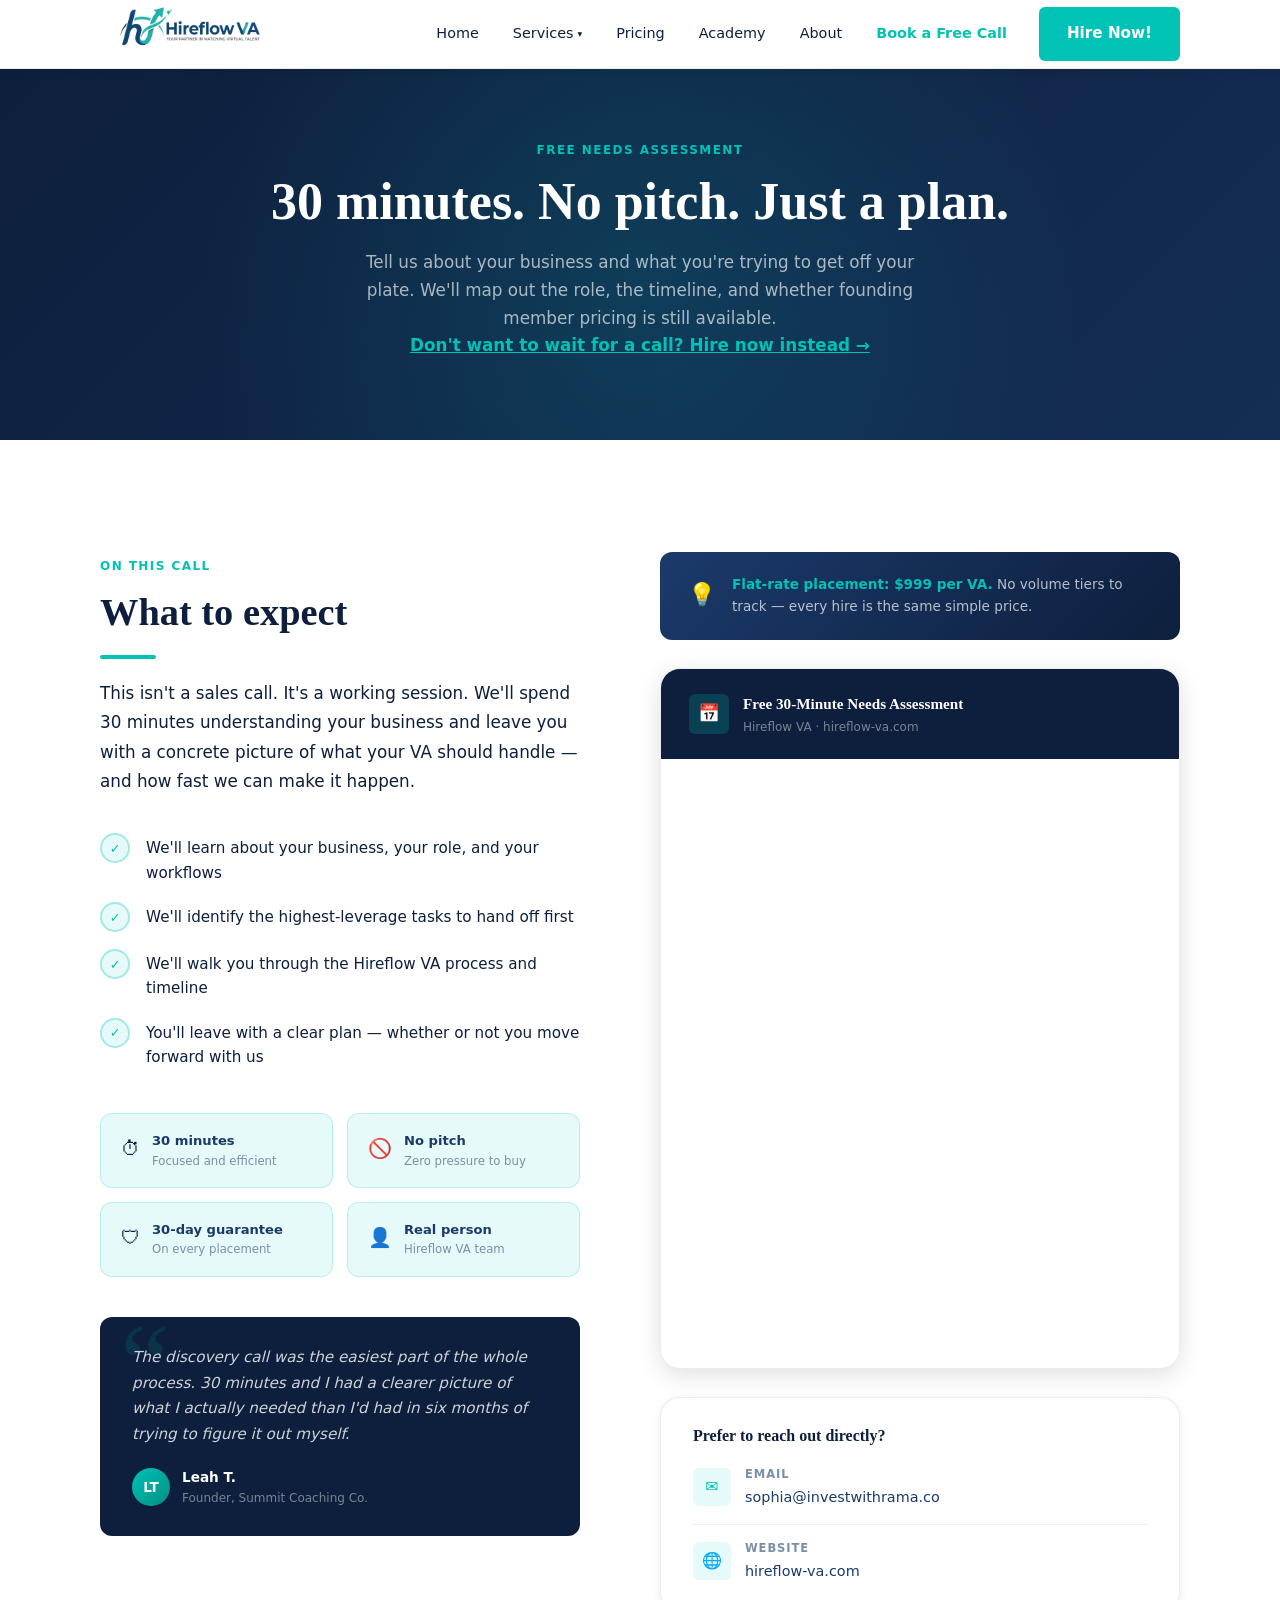
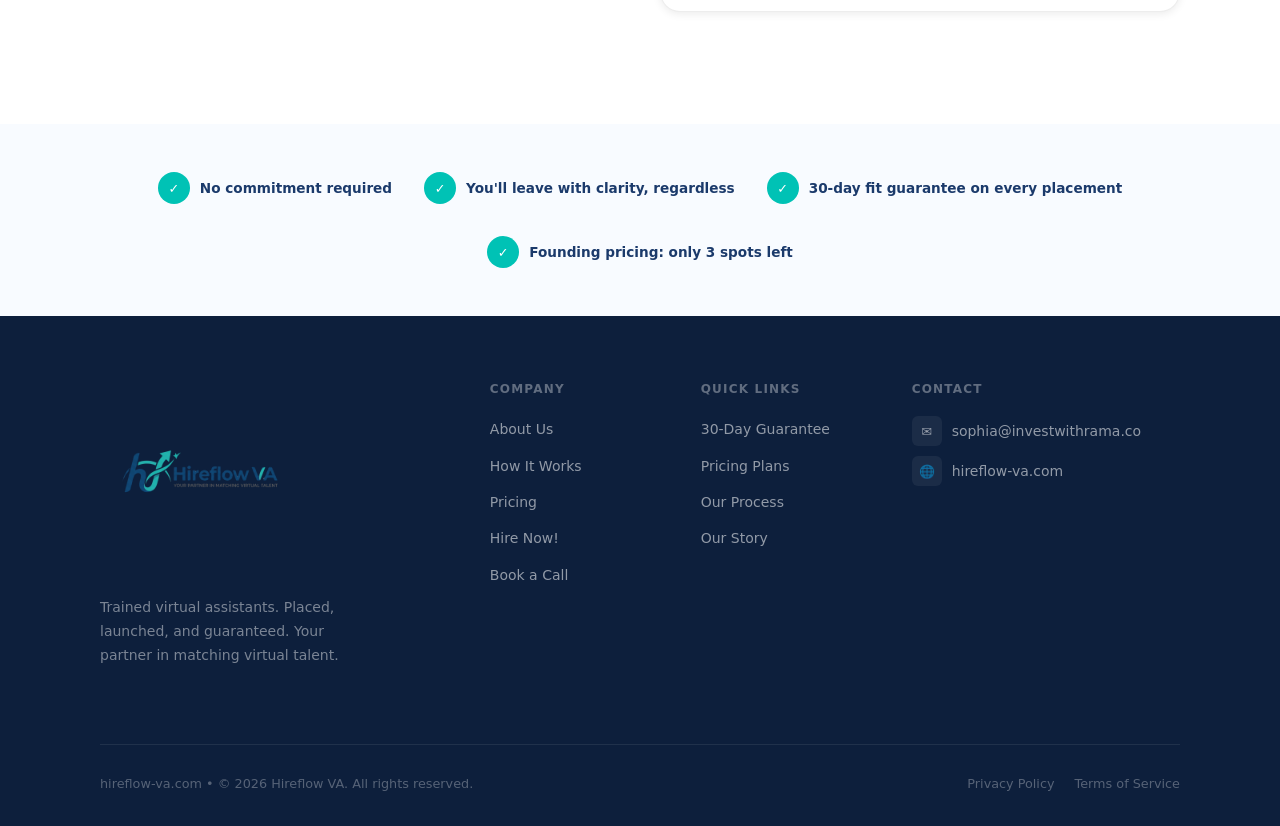
<file: book-a-call.html>
<!DOCTYPE html>
<html lang="en">
<head>
  <meta charset="UTF-8" />
  <meta name="viewport" content="width=device-width, initial-scale=1.0" />
  <title>Book a Free VA Needs Assessment — Hireflow VA | Portland, OR</title>
  <meta name="description" content="Schedule a free 30-minute needs assessment with Hireflow VA. No pitch — just a plan for getting the right VA placed in your business." />
  <meta name="keywords" content="book VA consultation, free needs assessment, virtual assistant Portland OR, hire VA call, Hireflow VA booking" />
  <meta name="author" content="Hireflow VA" />
  <meta property="og:type" content="website" />
  <meta property="og:title" content="Book a Free VA Needs Assessment — Hireflow VA" />
  <meta property="og:description" content="30 minutes. No pitch. Just a plan for getting the right VA placed in your business." />
  <meta property="og:url" content="https://hireflow-va.com/book-a-call.html" />
  <meta property="og:site_name" content="Hireflow VA" />
  <meta name="twitter:card" content="summary_large_image" />
  <meta name="twitter:title" content="Book a Free VA Needs Assessment — Hireflow VA" />
  <meta name="twitter:description" content="30 minutes. No pitch. Just a plan." />
  <link rel="canonical" href="https://hireflow-va.com/book-a-call.html" />
  <link rel="icon" href="data:image/svg+xml,<svg xmlns='http://www.w3.org/2000/svg' viewBox='0 0 32 32'><rect width='32' height='32' rx='6' fill='%2300C2B5'/><text x='5' y='24' font-size='20' font-weight='800' fill='white' font-family='system-ui'>H</text></svg>" />
  <link rel="stylesheet" href="styles.css" />
  <style>
    /* ── Page-specific styles ─────────────────────────────────── */

    /* Main two-column layout */
    .book-page-layout {
      display: grid;
      gap: 56px;
      align-items: start;
    }

    @media (min-width: 960px) {
      .book-page-layout {
        grid-template-columns: 1fr 520px;
        gap: 80px;
      }
    }

    /* Left column — context */
    .book-context { }

    .book-intro {
      font-size: 1.05rem;
      color: var(--dark-navy);
      line-height: 1.75;
      margin-bottom: 36px;
    }

    /* What to expect */
    .expect-list {
      display: flex;
      flex-direction: column;
      gap: 16px;
      margin-bottom: 44px;
    }

    .expect-item {
      display: flex;
      align-items: flex-start;
      gap: 16px;
    }

    .expect-check {
      width: 30px;
      height: 30px;
      border-radius: 50%;
      background: var(--light-teal);
      border: 2px solid rgba(0,194,181,0.3);
      color: var(--teal);
      font-size: 0.8rem;
      font-weight: 800;
      display: flex;
      align-items: center;
      justify-content: center;
      flex-shrink: 0;
      margin-top: 1px;
    }

    .expect-text {
      font-size: 0.95rem;
      color: var(--dark-navy);
      line-height: 1.6;
      padding-top: 4px;
    }

    /* Trust mini-cards */
    .trust-mini-grid {
      display: grid;
      grid-template-columns: 1fr 1fr;
      gap: 14px;
      margin-bottom: 40px;
    }

    .trust-mini {
      background: var(--light-teal);
      border: 1px solid rgba(0,194,181,0.2);
      border-radius: var(--radius-md);
      padding: 18px 20px;
      display: flex;
      align-items: flex-start;
      gap: 12px;
    }

    .trust-mini__icon {
      font-size: 1.2rem;
      flex-shrink: 0;
      margin-top: 1px;
    }

    .trust-mini__label {
      font-size: 0.82rem;
      font-weight: 600;
      color: var(--navy);
      line-height: 1.4;
    }

    .trust-mini__sub {
      font-size: 0.73rem;
      color: var(--mid-gray);
      margin-top: 2px;
      line-height: 1.4;
    }

    /* Testimonial pull-quote */
    .book-quote {
      background: var(--dark-navy);
      border-radius: var(--radius-md);
      padding: 28px 32px;
      position: relative;
      overflow: hidden;
    }

    .book-quote::before {
      content: '\201C';
      position: absolute;
      top: -10px;
      left: 20px;
      font-size: 7rem;
      font-family: var(--font-heading);
      color: rgba(0,194,181,0.12);
      line-height: 1;
      pointer-events: none;
    }

    .book-quote__text {
      font-size: 0.95rem;
      color: rgba(255,255,255,0.8);
      line-height: 1.7;
      font-style: italic;
      margin-bottom: 18px;
      position: relative;
    }

    .book-quote__author {
      display: flex;
      align-items: center;
      gap: 12px;
    }

    .book-quote__avatar {
      width: 38px;
      height: 38px;
      border-radius: 50%;
      background: linear-gradient(135deg, var(--teal), #008f84);
      display: flex;
      align-items: center;
      justify-content: center;
      font-weight: 700;
      font-size: 0.85rem;
      color: var(--white);
      flex-shrink: 0;
    }

    .book-quote__name  { font-size: 0.85rem; font-weight: 600; color: var(--white); }
    .book-quote__role  { font-size: 0.75rem; color: rgba(255,255,255,0.45); }

    /* Right column — embed + contact */
    .book-right { display: flex; flex-direction: column; gap: 28px; }

    /* Booking embed container */
    .booking-embed-wrap {
      background: var(--white);
      border-radius: var(--radius-lg);
      box-shadow: var(--shadow-md);
      border: 1px solid rgba(0,0,0,0.07);
      overflow: hidden;
    }

    .booking-embed-header {
      background: var(--dark-navy);
      padding: 22px 28px;
      display: flex;
      align-items: center;
      gap: 14px;
    }

    .booking-embed-header__icon {
      width: 40px;
      height: 40px;
      border-radius: var(--radius-sm);
      background: rgba(0,194,181,0.2);
      display: flex;
      align-items: center;
      justify-content: center;
      font-size: 1.1rem;
      flex-shrink: 0;
    }

    .booking-embed-header__title {
      font-size: 0.95rem;
      font-weight: 700;
      color: var(--white);
      font-family: var(--font-heading);
    }

    .booking-embed-header__sub {
      font-size: 0.75rem;
      color: rgba(255,255,255,0.45);
      margin-top: 2px;
    }

    /* ── Booking embed placeholder ──────────────────────────── */
    #booking-embed {
      min-height: 480px;
      display: flex;
      flex-direction: column;
      align-items: center;
      justify-content: center;
      gap: 12px;
      border: 2.5px dashed var(--teal);
      margin: 24px;
      border-radius: var(--radius-md);
      background: var(--light-teal);
      padding: 40px 24px;
      text-align: center;
    }

    #booking-embed__calendar-icon {
      font-size: 2.8rem;
      opacity: 0.6;
    }

    #booking-embed__label {
      font-size: 0.95rem;
      font-weight: 600;
      color: #008f84;
    }

    #booking-embed__hint {
      font-size: 0.78rem;
      color: var(--mid-gray);
      font-family: 'Courier New', monospace;
      background: rgba(0,0,0,0.04);
      padding: 6px 14px;
      border-radius: 4px;
    }

    /* Contact card */
    .contact-card {
      background: var(--white);
      border-radius: var(--radius-lg);
      padding: 28px 32px;
      border: 1.5px solid rgba(0,0,0,0.07);
      box-shadow: var(--shadow-sm);
    }

    .contact-card h3 {
      font-size: 1rem;
      margin-bottom: 20px;
      color: var(--dark-navy);
    }

    .contact-row {
      display: flex;
      align-items: center;
      gap: 14px;
    }

    .contact-row + .contact-row {
      margin-top: 14px;
      padding-top: 14px;
      border-top: 1px solid rgba(0,0,0,0.06);
    }

    .contact-row__icon {
      width: 38px;
      height: 38px;
      border-radius: var(--radius-sm);
      background: var(--light-teal);
      display: flex;
      align-items: center;
      justify-content: center;
      font-size: 1rem;
      flex-shrink: 0;
      color: var(--teal);
    }

    .contact-row__label {
      font-size: 0.72rem;
      font-weight: 600;
      letter-spacing: 0.08em;
      text-transform: uppercase;
      color: var(--mid-gray);
      margin-bottom: 2px;
    }

    .contact-row__value {
      font-size: 0.9rem;
      font-weight: 500;
      color: var(--dark-navy);
    }

    .contact-row__value a {
      color: var(--navy);
      text-decoration: none;
      transition: color var(--transition);
    }

    .contact-row__value a:hover { color: var(--teal); }

    /* Founding spots reminder */
    .founding-reminder {
      background: linear-gradient(135deg, var(--navy) 0%, var(--dark-navy) 100%);
      border-radius: var(--radius-md);
      padding: 22px 28px;
      display: flex;
      gap: 16px;
      align-items: flex-start;
    }

    .founding-reminder__icon {
      font-size: 1.4rem;
      flex-shrink: 0;
      margin-top: 2px;
    }

    .founding-reminder__text {
      font-size: 0.85rem;
      color: rgba(255,255,255,0.7);
      line-height: 1.6;
    }

    .founding-reminder__text strong {
      color: var(--teal);
      font-weight: 700;
    }
  </style>
  <!-- Meta Pixel Code -->
    <script>
    !function(f,b,e,v,n,t,s)
    {if(f.fbq)return;n=f.fbq=function(){n.callMethod?
    n.callMethod.apply(n,arguments):n.queue.push(arguments)};
    if(!f._fbq)f._fbq=n;n.push=n;n.loaded=!0;n.version='2.0';
    n.queue=[];t=b.createElement(e);t.async=!0;
    t.src=v;s=b.getElementsByTagName(e)[0];
    s.parentNode.insertBefore(t,s)}(window, document,'script',
    'https://connect.facebook.net/en_US/fbevents.js');
    fbq('init', '934873835009771');
    fbq('track', 'PageView');
    </script>
    <noscript><img height="1" width="1" style="display:none"
    src="https://www.facebook.com/tr?id=934873835009771&ev=PageView&noscript=1"
    /></noscript>
    <!-- Lead event: fires when someone reaches the booking page -->
    <script>
      fbq('track', 'Lead');
    </script>
    <!-- End Meta Pixel Code -->
</head>
<body>

  <!-- ══ NAVIGATION ════════════════════════════════════════════ -->
  <header>
    <nav class="nav" role="navigation" aria-label="Main navigation">
      <div class="container">
        <div class="nav__inner">
          <a href="index.html" class="nav__logo" aria-label="Hireflow VA — Home">
            <img src="logo.png" alt="Hireflow VA" style="height: 180px;">
          </a>

          <div class="nav__links" role="list">
            <a href="index.html"         class="nav__link" role="listitem">Home</a>
            <div class="nav__dropdown">
              <a href="virtual-assistant-services.html" class="nav__link nav__dropdown-trigger" role="listitem">Services <span class="nav__dropdown-caret" aria-hidden="true">▾</span></a>
              <div class="nav__dropdown-menu" role="list">
                <a href="virtual-assistant-services.html" class="nav__dropdown-link" role="listitem">All Services</a>
                <a href="how-it-works.html" class="nav__dropdown-link" role="listitem">How It Works</a>
                <a href="referral-program.html" class="nav__dropdown-link" role="listitem">Referrals</a>
              </div>
            </div>
            <a href="pricing.html"       class="nav__link" role="listitem">Pricing</a>
            <a href="academy.html"       class="nav__link" role="listitem">Academy</a>
            <a href="about.html"         class="nav__link" role="listitem">About</a>
            <a href="book-a-call.html" class="nav__link" role="listitem">Book a Free Call</a>
            <a href="get-started.html" class="btn btn-primary nav__cta" role="listitem">Hire Now!</a>
          </div>

          <button class="nav__hamburger" aria-label="Toggle menu" aria-expanded="false" aria-controls="mobileMenu">
            <span></span><span></span><span></span>
          </button>
        </div>
      </div>

      <div class="nav__mobile" id="mobileMenu" role="list">
        <a href="index.html"         class="nav__mobile-link" role="listitem">Home</a>
        <button type="button" class="nav__mobile-dropdown-trigger" aria-expanded="false" aria-controls="mobileServicesSubmenu">Services <span class="nav__mobile-dropdown-caret" aria-hidden="true">▾</span></button>
        <div class="nav__mobile-submenu" id="mobileServicesSubmenu">
          <a href="virtual-assistant-services.html" class="nav__mobile-sublink" role="listitem">All Services</a>
          <a href="how-it-works.html" class="nav__mobile-sublink" role="listitem">How It Works</a>
          <a href="referral-program.html" class="nav__mobile-sublink" role="listitem">Referrals</a>
        </div>
        <a href="pricing.html"       class="nav__mobile-link" role="listitem">Pricing</a>
        <a href="academy.html"       class="nav__mobile-link" role="listitem">Academy</a>
        <a href="about.html"         class="nav__mobile-link" role="listitem">About</a>
        <a href="book-a-call.html" class="nav__mobile-link" role="listitem">Book a Free Call</a>
        <a href="get-started.html" class="btn btn-primary" role="listitem">Hire Now!</a>
      </div>
    </nav>
  </header>

  <main>

    <!-- ══ PAGE HERO ══════════════════════════════════════════ -->
    <section class="page-hero" aria-label="Page introduction">
      <div class="container">
        <div class="page-hero__inner">
          <span class="section-label">Free Needs Assessment</span>
          <h1 class="fade-up">30 minutes. No pitch. Just a plan.</h1>
          <p class="fade-up-2">Tell us about your business and what you're trying to get off your plate. We'll map out the role, the timeline, and whether founding member pricing is still available.</p>
          <p class="fade-up-2"><a href="get-started.html" style="color:var(--teal);font-weight:600;text-decoration:underline;">Don't want to wait for a call? Hire now instead →</a></p>
        </div>
      </div>
    </section>

    <!-- ══ MAIN BOOKING LAYOUT ════════════════════════════════ -->
    <section class="section" aria-labelledby="booking-heading">
      <div class="container">
        <div class="book-page-layout">

          <!-- LEFT — context, expectations, trust -->
          <div class="book-context">

            <span class="section-label">On This Call</span>
            <h2 id="booking-heading" class="section-heading" style="margin-bottom:16px;">What to expect</h2>
            <div class="divider"></div>

            <p class="book-intro">
              This isn't a sales call. It's a working session. We'll spend 30 minutes understanding your business and leave you with a concrete picture of what your VA should handle — and how fast we can make it happen.
            </p>

            <ul class="expect-list" aria-label="What happens on the call">
              <li class="expect-item">
                <div class="expect-check" aria-hidden="true">✓</div>
                <span class="expect-text">We'll learn about your business, your role, and your workflows</span>
              </li>
              <li class="expect-item">
                <div class="expect-check" aria-hidden="true">✓</div>
                <span class="expect-text">We'll identify the highest-leverage tasks to hand off first</span>
              </li>
              <li class="expect-item">
                <div class="expect-check" aria-hidden="true">✓</div>
                <span class="expect-text">We'll walk you through the Hireflow VA process and timeline</span>
              </li>
              <li class="expect-item">
                <div class="expect-check" aria-hidden="true">✓</div>
                <span class="expect-text">You'll leave with a clear plan — whether or not you move forward with us</span>
              </li>
            </ul>

            <!-- Trust mini-grid -->
            <div class="trust-mini-grid" aria-label="Booking reassurances">
              <div class="trust-mini">
                <span class="trust-mini__icon" aria-hidden="true">⏱</span>
                <div>
                  <div class="trust-mini__label">30 minutes</div>
                  <div class="trust-mini__sub">Focused and efficient</div>
                </div>
              </div>
              <div class="trust-mini">
                <span class="trust-mini__icon" aria-hidden="true">🚫</span>
                <div>
                  <div class="trust-mini__label">No pitch</div>
                  <div class="trust-mini__sub">Zero pressure to buy</div>
                </div>
              </div>
              <div class="trust-mini">
                <span class="trust-mini__icon" aria-hidden="true">🛡</span>
                <div>
                  <div class="trust-mini__label">30-day guarantee</div>
                  <div class="trust-mini__sub">On every placement</div>
                </div>
              </div>
              <div class="trust-mini">
                <span class="trust-mini__icon" aria-hidden="true">👤</span>
                <div>
                  <div class="trust-mini__label">Real person</div>
                  <div class="trust-mini__sub">Hireflow VA team</div>
                </div>
              </div>
            </div>

            <!-- Pull quote -->
            <blockquote class="book-quote">
              <p class="book-quote__text">
                The discovery call was the easiest part of the whole process. 30 minutes and I had a clearer picture of what I actually needed than I'd had in six months of trying to figure it out myself.
              </p>
              <div class="book-quote__author">
                <div class="book-quote__avatar" aria-hidden="true">LT</div>
                <div>
                  <div class="book-quote__name">Leah T.</div>
                  <div class="book-quote__role">Founder, Summit Coaching Co.</div>
                </div>
              </div>
            </blockquote>

          </div>

          <!-- RIGHT — embed + contact -->
          <div class="book-right">

          <!-- Volume pricing reminder -->
            <div class="founding-reminder" role="note" aria-label="Pricing notice">
              <span class="founding-reminder__icon" aria-hidden="true">💡</span>
              <div class="founding-reminder__text">
                <strong>Flat-rate placement: $999 per VA.</strong> No volume tiers to track — every hire is the same simple price.
              </div>
            </div>

            <!-- Booking embed card -->
            <div class="booking-embed-wrap" aria-label="Booking calendar">
              <div class="booking-embed-header">
                <div class="booking-embed-header__icon" aria-hidden="true">📅</div>
                <div>
                  <div class="booking-embed-header__title">Free 30-Minute Needs Assessment</div>
                  <div class="booking-embed-header__sub">Hireflow VA · hireflow-va.com</div>
                </div>
              </div>

              <!-- ════════════════════════════════════════════════
               <!-- Google Calendar Appointment Scheduling begin -->
<iframe src="https://calendar.google.com/calendar/appointments/schedules/AcZssZ1kx-XxuDjMr9ZL-AVRiLUPaT-YnJBCB5Jt1Y9jfj87hrxbVEkVIyROB_FFKJR_CBhQpa1wQB5Y?gv=true" style="border: 0" width="100%" height="600" frameborder="0"></iframe>
<!-- end Google Calendar Appointment Scheduling -->

            </div>

            <!-- Direct contact card -->
            <div class="contact-card" aria-labelledby="contact-heading">
              <h3 id="contact-heading">Prefer to reach out directly?</h3>

              <div class="contact-row">
                <div class="contact-row__icon" aria-hidden="true">✉️</div>
                <div>
                  <div class="contact-row__label">Email</div>
                  <div class="contact-row__value">
                    <a href="mailto:sophia@investwithrama.co">sophia@investwithrama.co</a>
                  </div>
                </div>
              </div>

              <div class="contact-row">
                <div class="contact-row__icon" aria-hidden="true">🌐</div>
                <div>
                  <div class="contact-row__label">Website</div>
                  <div class="contact-row__value">
                   <a href="https://hireflow-va.com/">hireflow-va.com</a>
                  </div>
                </div>
              </div>

            </div>

          </div>

        </div>
      </div>
    </section>

    <!-- ══ REASSURANCE STRIP ══════════════════════════════════ -->
    <section class="section--sm bg-light" aria-label="Final reassurances">
      <div class="container">
        <div style="display:flex;flex-wrap:wrap;gap:32px;justify-content:center;align-items:center;">

          <div style="display:flex;align-items:center;gap:10px;font-size:0.85rem;font-weight:600;color:var(--navy);">
            <div style="width:32px;height:32px;border-radius:50%;background:var(--teal);display:flex;align-items:center;justify-content:center;color:var(--white);font-size:0.8rem;flex-shrink:0;" aria-hidden="true">✓</div>
            No commitment required
          </div>

          <div style="display:flex;align-items:center;gap:10px;font-size:0.85rem;font-weight:600;color:var(--navy);">
            <div style="width:32px;height:32px;border-radius:50%;background:var(--teal);display:flex;align-items:center;justify-content:center;color:var(--white);font-size:0.8rem;flex-shrink:0;" aria-hidden="true">✓</div>
            You'll leave with clarity, regardless
          </div>

          <div style="display:flex;align-items:center;gap:10px;font-size:0.85rem;font-weight:600;color:var(--navy);">
            <div style="width:32px;height:32px;border-radius:50%;background:var(--teal);display:flex;align-items:center;justify-content:center;color:var(--white);font-size:0.8rem;flex-shrink:0;" aria-hidden="true">✓</div>
            30-day fit guarantee on every placement
          </div>

          <div style="display:flex;align-items:center;gap:10px;font-size:0.85rem;font-weight:600;color:var(--navy);">
            <div style="width:32px;height:32px;border-radius:50%;background:var(--teal);display:flex;align-items:center;justify-content:center;color:var(--white);font-size:0.8rem;flex-shrink:0;" aria-hidden="true">✓</div>
            Founding pricing: only 3 spots left
          </div>

        </div>
      </div>
    </section>

  </main>

  <!-- ══ FOOTER ══════════════════════════════════════════════ -->
  <footer class="footer" aria-label="Site footer">
    <div class="container">
      <div class="footer__grid">

        <div class="footer__brand">
          <a href="index.html" class="footer__logo" aria-label="Hireflow VA">
            <img src="logo.png" alt="Hireflow VA" style="height: 200px;">
          </a>
          <p class="footer__desc">Trained virtual assistants. Placed, launched, and guaranteed. Your partner in matching virtual talent.</p>
        </div>

        <div>
          <div class="footer__col-title">Company</div>
          <ul class="footer__links">
            <li><a href="about.html"        class="footer__link">About Us</a></li>
            <li><a href="how-it-works.html" class="footer__link">How It Works</a></li>
            <li><a href="pricing.html"      class="footer__link">Pricing</a></li>
            <li><a href="get-started.html"  class="footer__link">Hire Now!</a></li>
            <li><a href="book-a-call.html"  class="footer__link">Book a Call</a></li>
          </ul>
        </div>

        <div>
          <div class="footer__col-title">Quick Links</div>
          <ul class="footer__links">
            <li><a href="pricing.html#guarantee" class="footer__link">30-Day Guarantee</a></li>
            <li><a href="pricing.html#plans"     class="footer__link">Pricing Plans</a></li>
            <li><a href="how-it-works.html#process" class="footer__link">Our Process</a></li>
            <li><a href="about.html#story"       class="footer__link">Our Story</a></li>
          </ul>
        </div>

        <div>
          <div class="footer__col-title">Contact</div>
          <div class="footer__contact">
            <div class="footer__contact-item">
              <div class="footer__contact-icon" aria-hidden="true">✉️</div>
              <a href="mailto:sophia@investwithrama.co" style="color:rgba(255,255,255,0.55);transition:color 0.25s ease;" onmouseover="this.style.color='#00C2B5'" onmouseout="this.style.color='rgba(255,255,255,0.55)'">sophia@investwithrama.co</a>
            </div>
            <div class="footer__contact-item">
              <div class="footer__contact-icon" aria-hidden="true">🌐</div>
              <span>hireflow-va.com</span>
            </div>
          </div>
        </div>

      </div>

      <div class="footer__bottom">
        <p class="footer__copy">hireflow-va.com &bull; © <span id="year">2025</span> Hireflow VA. All rights reserved.</p>
        <nav class="footer__legal" aria-label="Legal links">
          <a href="#">Privacy Policy</a>
          <a href="#">Terms of Service</a>
        </nav>
      </div>
    </div>
  </footer>

  <script>
    document.getElementById('year').textContent = new Date().getFullYear();
  </script>
  <script src="main.js"></script>
</body>
</html>
</file>
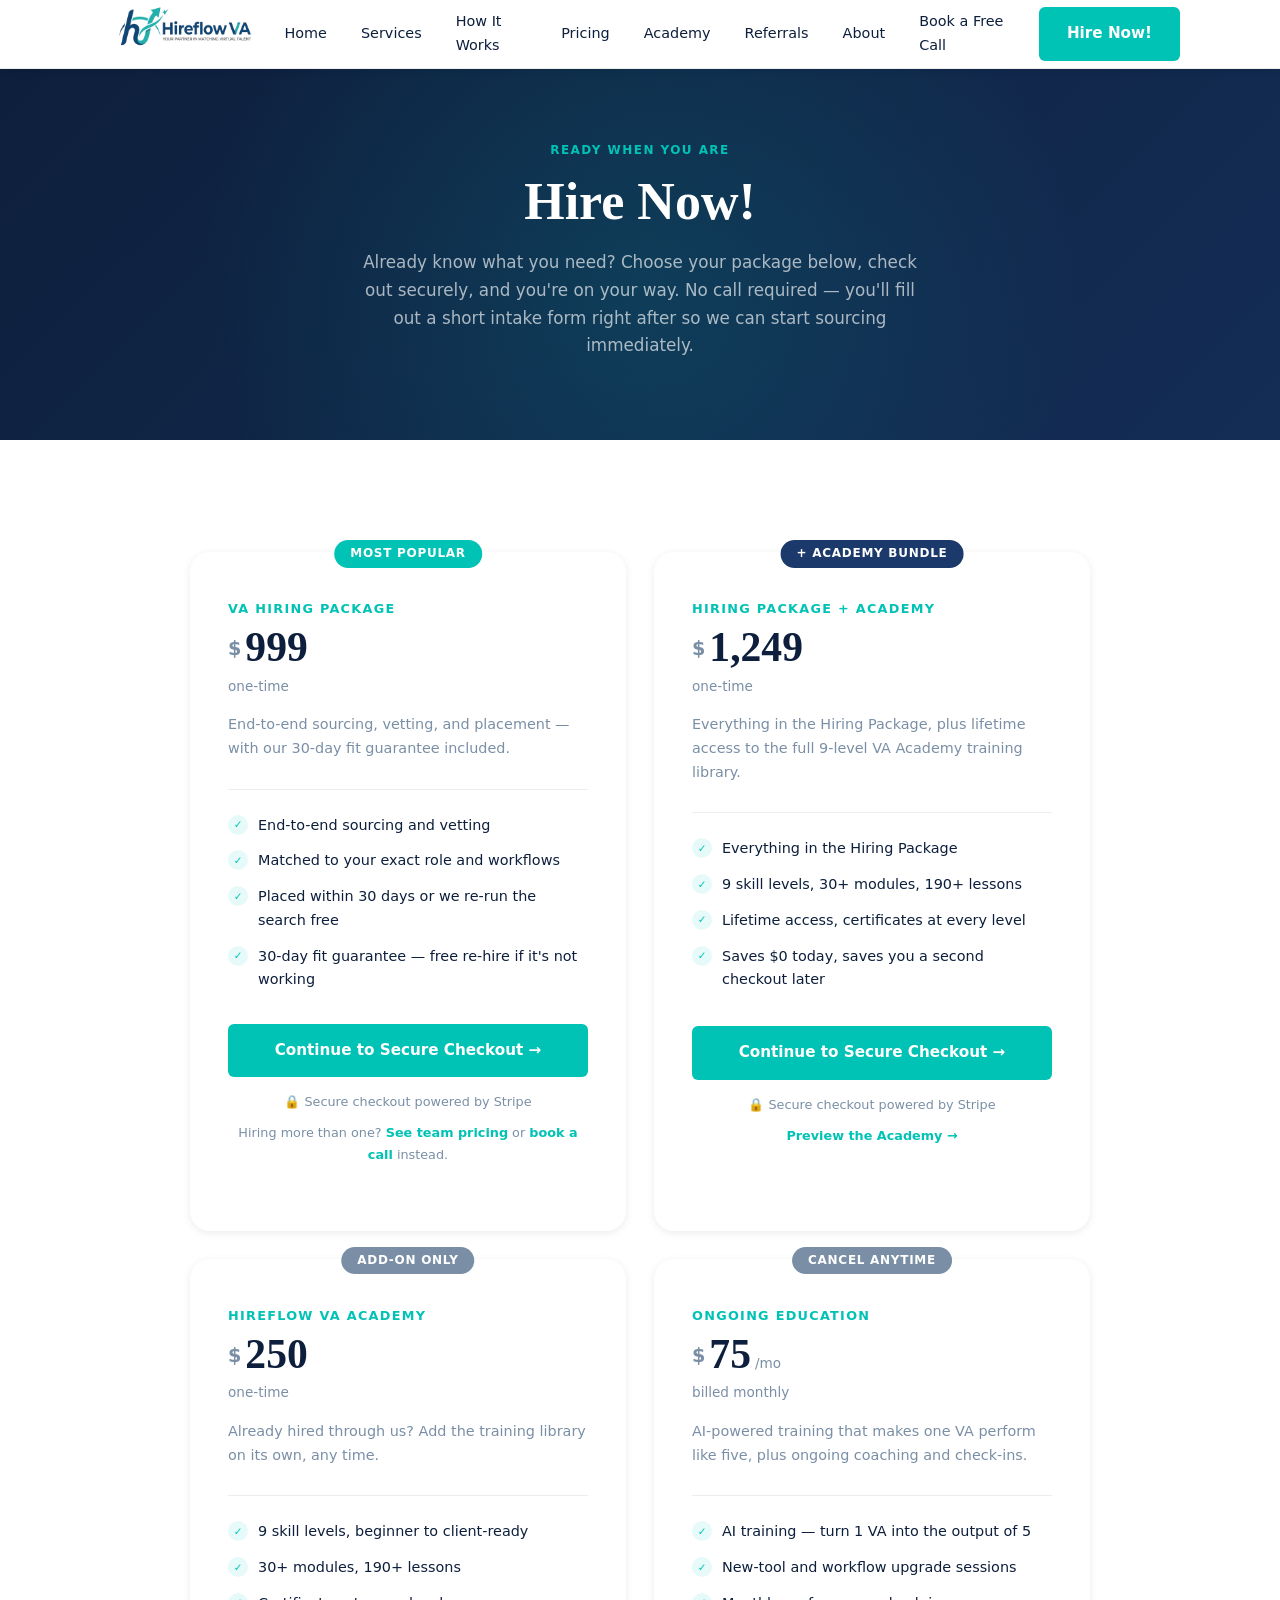
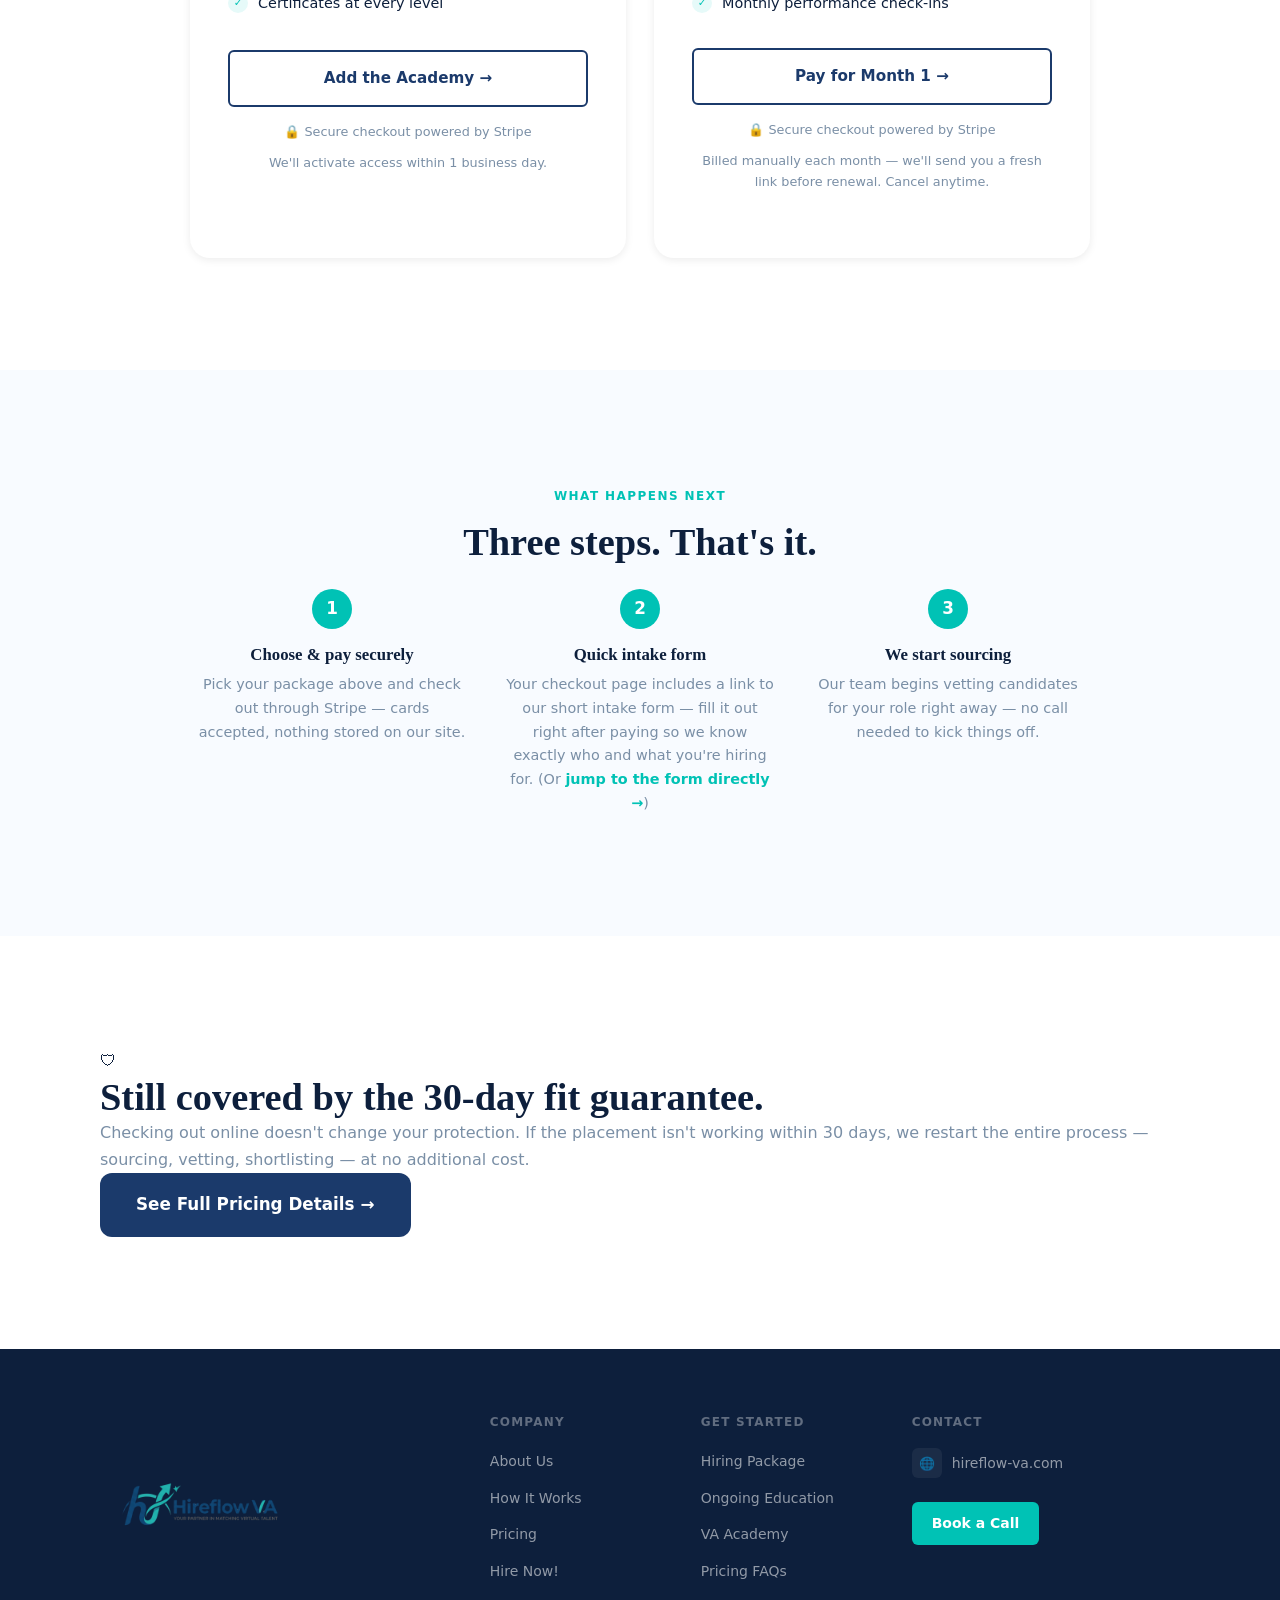
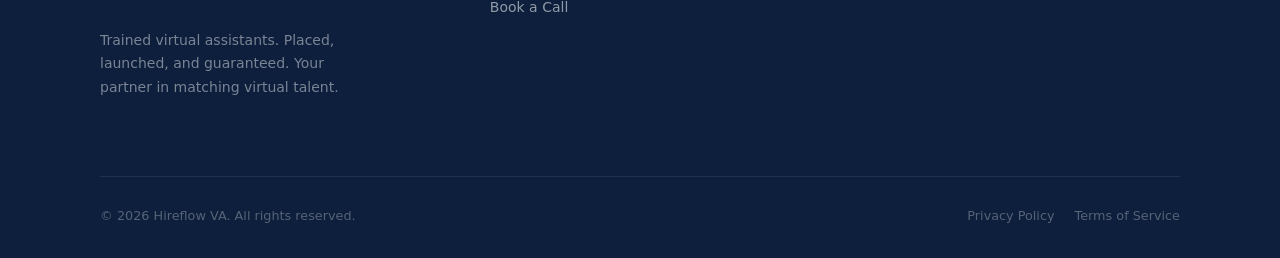
<file: get-started.html>
<!DOCTYPE html>
<html lang="en">
<head>
<meta charset="UTF-8" />
<meta name="viewport" content="width=device-width, initial-scale=1.0" />
<title>Hire Now! — Skip the Call, Hire a VA Today | Hireflow VA</title>
<meta name="description" content="Ready to hire? Skip the call and check out securely. Choose your VA hiring package and add-ons, then get started right away." />
<meta name="keywords" content="hire virtual assistant now, VA checkout, skip the call, Hireflow VA get started" />
<meta name="author" content="Hireflow VA" />
<meta property="og:type" content="website" />
<meta property="og:title" content="Hire Now! — Hireflow VA" />
<meta property="og:description" content="Skip the call. Choose your package, check out securely, and get started today." />
<meta property="og:url" content="https://hireflow-va.com/get-started.html" />
<meta property="og:site_name" content="Hireflow VA" />
<meta name="twitter:card" content="summary_large_image" />
<meta name="twitter:title" content="Hire Now! — Hireflow VA" />
<meta name="twitter:description" content="Skip the call. Choose your package and check out securely." />
<link rel="canonical" href="https://hireflow-va.com/get-started.html" />
<link rel="icon" href="data:image/svg+xml,<svg xmlns='http://www.w3.org/2000/svg' viewBox='0 0 32 32'><rect width='32' height='32' rx='6' fill='%2300C2B5'/><text x='5' y='24' font-size='20' font-weight='800' fill='white' font-family='system-ui'>H</text></svg>" />
<link rel="stylesheet" href="styles.css" />
<style>
/* ── Page-specific styles ──────────────────────────────────── */

.checkout-grid {
display: grid;
gap: 28px;
max-width: 900px;
margin: 0 auto;
}

@media (min-width: 760px) {
.checkout-grid { grid-template-columns: repeat(2, 1fr); align-items: stretch; }
.checkout-grid .plan-card { display: flex; flex-direction: column; }
.checkout-grid .plan-card > a.btn { margin-top: auto; }
}

.checkout-note {
margin-top: 14px;
padding: 12px 16px;
background: rgba(0, 194, 181, 0.08);
border: 1px solid rgba(0, 194, 181, 0.25);
border-radius: var(--radius-sm);
font-size: 0.82rem;
color: #008f84;
font-weight: 500;
line-height: 1.5;
}

.checkout-secure {
display: flex;
align-items: center;
justify-content: center;
gap: 8px;
font-size: 0.8rem;
color: var(--mid-gray);
margin-top: 14px;
}

.steps-row {
display: grid;
gap: 24px;
max-width: 900px;
margin: 0 auto;
}

@media (min-width: 760px) {
.steps-row { grid-template-columns: repeat(3, 1fr); }
}

.step-item {
text-align: center;
padding: 8px;
}

.step-num {
width: 40px;
height: 40px;
border-radius: 50%;
background: var(--teal);
color: #fff;
display: flex;
align-items: center;
justify-content: center;
font-weight: 800;
font-size: 1.05rem;
margin: 0 auto 16px;
}

.step-item h3 { font-size: 1.05rem; margin-bottom: 8px; }
.step-item p { font-size: 0.9rem; color: var(--mid-gray); }
</style>
<!-- Meta Pixel Code -->
<script>
!function(f,b,e,v,n,t,s)
{if(f.fbq)return;n=f.fbq=function(){n.callMethod?
n.callMethod.apply(n,arguments):n.queue.push(arguments)};
if(!f._fbq)f._fbq=n;n.push=n;n.loaded=!0;n.version='2.0';
n.queue=[];t=b.createElement(e);t.async=!0;
t.src=v;s=b.getElementsByTagName(e)[0];
s.parentNode.insertBefore(t,s)}(window, document,'script',
'https://connect.facebook.net/en_US/fbevents.js');
fbq('init', '934873835009771');
fbq('track', 'PageView');
</script>
<noscript><img height="1" width="1" style="display:none"
src="https://www.facebook.com/tr?id=934873835009771&ev=PageView&noscript=1"
/></noscript>
<!-- End Meta Pixel Code -->
</head>
<body>

<!-- ══ NAVIGATION ═════════════════════════════════════════════ -->
<header>
<nav class="nav" role="navigation" aria-label="Main navigation">
<div class="container">
<div class="nav__inner">
<a href="index.html" class="nav__logo" aria-label="Hireflow VA — Home">
<img src="logo.png" alt="Hireflow VA" style="height: 180px;">
</a>

<div class="nav__links" role="list">
<a href="index.html" class="nav__link" role="listitem">Home</a>
<a href="virtual-assistant-services.html" class="nav__link" role="listitem">Services</a>
<a href="how-it-works.html" class="nav__link" role="listitem">How It Works</a>
<a href="pricing.html" class="nav__link" role="listitem">Pricing</a>
<a href="academy.html" class="nav__link" role="listitem">Academy</a>
<a href="referral-program.html" class="nav__link" role="listitem">Referrals</a>
<a href="about.html" class="nav__link" role="listitem">About</a>
<a href="book-a-call.html" class="nav__link" role="listitem">Book a Free Call</a>
<a href="get-started.html" class="btn btn-primary nav__cta" role="listitem">Hire Now!</a>
</div>

<button class="nav__hamburger" aria-label="Toggle menu" aria-expanded="false" aria-controls="mobileMenu">
<span></span><span></span><span></span>
</button>
</div>
</div>

<div class="nav__mobile" id="mobileMenu" role="list">
<a href="index.html" class="nav__mobile-link" role="listitem">Home</a>
<a href="virtual-assistant-services.html" class="nav__mobile-link" role="listitem">Services</a>
<a href="how-it-works.html" class="nav__mobile-link" role="listitem">How It Works</a>
<a href="pricing.html" class="nav__mobile-link" role="listitem">Pricing</a>
<a href="academy.html" class="nav__mobile-link" role="listitem">Academy</a>
<a href="referral-program.html" class="nav__mobile-link" role="listitem">Referrals</a>
<a href="about.html" class="nav__mobile-link" role="listitem">About</a>
<a href="book-a-call.html" class="nav__mobile-link" role="listitem">Book a Free Call</a>
<a href="get-started.html" class="btn btn-primary" role="listitem">Hire Now!</a>
</div>
</nav>
</header>

<main>

<!-- ══ PAGE HERO ═════════════════════════════════════════ -->
<section class="page-hero" aria-label="Page introduction">
<div class="container">
<div class="page-hero__inner">
<span class="section-label">Ready When You Are</span>
<h1 class="fade-up">Hire Now!</h1>
<p class="fade-up-2">Already know what you need? Choose your package below, check out securely, and you're on your way. No call required — you'll fill out a short intake form right after so we can start sourcing immediately.</p>
</div>
</div>
</section>

<!-- ══ CHECKOUT CARDS ═════════════════════════════════════ -->
<section class="section" id="checkout" aria-labelledby="checkout-heading">
<div class="container">

<div class="checkout-grid">

<!-- Card 1 — VA Hiring Package -->
<div class="plan-card plan-card--founding" style="position:relative;" aria-label="VA Hiring Package">
<div class="plan-badge">Most Popular</div>

<div class="plan-name" style="margin-top:8px;">VA Hiring Package</div>
<div class="plan-price">
<span class="plan-price__currency">$</span>
<span class="plan-price__amount">999</span>
</div>
<div class="plan-price__period">one-time</div>
<p class="plan-desc mt-16">End-to-end sourcing, vetting, and placement — with our 30-day fit guarantee included.</p>

<ul class="plan-features">
<li class="plan-feature">
<div class="plan-feature__check" aria-hidden="true">✓</div>
<span>End-to-end sourcing and vetting</span>
</li>
<li class="plan-feature">
<div class="plan-feature__check" aria-hidden="true">✓</div>
<span>Matched to your exact role and workflows</span>
</li>
<li class="plan-feature">
<div class="plan-feature__check" aria-hidden="true">✓</div>
<span>Placed within 30 days or we re-run the search free</span>
</li>
<li class="plan-feature">
<div class="plan-feature__check" aria-hidden="true">✓</div>
<span>30-day fit guarantee — free re-hire if it's not working</span>
</li>
</ul>

<a href="https://pay.bluevine.com/p/5eb60e3cc60949f599138098d40bc685" class="btn btn-primary" style="width:100%;justify-content:center;">Continue to Secure Checkout →</a>
<div class="checkout-secure">🔒 Secure checkout powered by Stripe</div>
<p class="plan-desc" style="font-size:0.8rem;margin-top:10px;text-align:center;">Hiring more than one? <a href="pricing.html#plans" style="color:var(--teal);font-weight:600;">See team pricing</a> or <a href="book-a-call.html" style="color:var(--teal);font-weight:600;">book a call</a> instead.</p>
</div>

<!-- Card 2 — VA Hiring Package + Academy bundle -->
<div class="plan-card" style="position:relative;" aria-label="VA Hiring Package plus Academy">
<div class="plan-badge" style="background:var(--navy);">+ Academy Bundle</div>

<div class="plan-name" style="margin-top:8px;">Hiring Package + Academy</div>
<div class="plan-price">
<span class="plan-price__currency">$</span>
<span class="plan-price__amount">1,249</span>
</div>
<div class="plan-price__period">one-time</div>
<p class="plan-desc mt-16">Everything in the Hiring Package, plus lifetime access to the full 9-level VA Academy training library.</p>

<ul class="plan-features">
<li class="plan-feature">
<div class="plan-feature__check" aria-hidden="true">✓</div>
<span>Everything in the Hiring Package</span>
</li>
<li class="plan-feature">
<div class="plan-feature__check" aria-hidden="true">✓</div>
<span>9 skill levels, 30+ modules, 190+ lessons</span>
</li>
<li class="plan-feature">
<div class="plan-feature__check" aria-hidden="true">✓</div>
<span>Lifetime access, certificates at every level</span>
</li>
<li class="plan-feature">
<div class="plan-feature__check" aria-hidden="true">✓</div>
<span>Saves $0 today, saves you a second checkout later</span>
</li>
</ul>

<a href="https://pay.bluevine.com/p/c17f51b3e6c441d58beebe7d68009ada" class="btn btn-primary" style="width:100%;justify-content:center;">Continue to Secure Checkout →</a>
<div class="checkout-secure">🔒 Secure checkout powered by Stripe</div>
<p class="plan-desc" style="font-size:0.8rem;margin-top:10px;text-align:center;"><a href="academy.html" style="color:var(--teal);font-weight:600;">Preview the Academy →</a></p>
</div>

<!-- Card 3 — HireFlow VA Academy standalone add-on -->
<div class="plan-card" style="position:relative;" aria-label="HireFlow VA Academy add-on">
<div class="plan-badge" style="background:var(--mid-gray);">Add-On Only</div>

<div class="plan-name" style="margin-top:8px;">HireFlow VA Academy</div>
<div class="plan-price">
<span class="plan-price__currency">$</span>
<span class="plan-price__amount">250</span>
</div>
<div class="plan-price__period">one-time</div>
<p class="plan-desc mt-16">Already hired through us? Add the training library on its own, any time.</p>

<ul class="plan-features">
<li class="plan-feature">
<div class="plan-feature__check" aria-hidden="true">✓</div>
<span>9 skill levels, beginner to client-ready</span>
</li>
<li class="plan-feature">
<div class="plan-feature__check" aria-hidden="true">✓</div>
<span>30+ modules, 190+ lessons</span>
</li>
<li class="plan-feature">
<div class="plan-feature__check" aria-hidden="true">✓</div>
<span>Certificates at every level</span>
</li>
</ul>

<a href="https://pay.bluevine.com/p/774ed9b103ba4e63ac16e4bbe1131fc3/pay/" class="btn btn-outline" style="width:100%;justify-content:center;">Add the Academy →</a>
<div class="checkout-secure">🔒 Secure checkout powered by Stripe</div>
<p class="plan-desc" style="font-size:0.8rem;margin-top:10px;text-align:center;">We'll activate access within 1 business day.</p>
</div>

<!-- Card 4 — Ongoing Education -->
<div class="plan-card" style="position:relative;" aria-label="Ongoing Education">
<div class="plan-badge" style="background:var(--mid-gray);">Cancel Anytime</div>

<div class="plan-name" style="margin-top:8px;">Ongoing Education</div>
<div class="plan-price">
<span class="plan-price__currency">$</span>
<span class="plan-price__amount">75</span>
<span class="plan-price__period">/mo</span>
</div>
<div class="plan-price__period">billed monthly</div>
<p class="plan-desc mt-16">AI-powered training that makes one VA perform like five, plus ongoing coaching and check-ins.</p>

<ul class="plan-features">
<li class="plan-feature">
<div class="plan-feature__check" aria-hidden="true">✓</div>
<span>AI training — turn 1 VA into the output of 5</span>
</li>
<li class="plan-feature">
<div class="plan-feature__check" aria-hidden="true">✓</div>
<span>New-tool and workflow upgrade sessions</span>
</li>
<li class="plan-feature">
<div class="plan-feature__check" aria-hidden="true">✓</div>
<span>Monthly performance check-ins</span>
</li>
</ul>

<a href="https://pay.bluevine.com/p/c2771ee7dbbb407a868f12bd5b32426f/pay/" class="btn btn-outline" style="width:100%;justify-content:center;">Pay for Month 1 →</a>
<div class="checkout-secure">🔒 Secure checkout powered by Stripe</div>
<p class="plan-desc" style="font-size:0.8rem;margin-top:10px;text-align:center;">Billed manually each month — we'll send you a fresh link before renewal. Cancel anytime.</p>
</div>

</div>

</div>
</section>

<!-- ══ WHAT HAPPENS NEXT ══════════════════════════════════ -->
<section class="section bg-light" aria-labelledby="next-heading">
<div class="container">
<div class="centered">
<span class="section-label">What Happens Next</span>
<h2 class="section-heading" id="next-heading">Three steps. That's it.</h2>
</div>

<div class="steps-row mt-48">
<div class="step-item">
<div class="step-num">1</div>
<h3>Choose &amp; pay securely</h3>
<p>Pick your package above and check out through Stripe — cards accepted, nothing stored on our site.</p>
</div>
<div class="step-item">
<div class="step-num">2</div>
<h3>Quick intake form</h3>
<p>Your checkout page includes a link to our short intake form — fill it out right after paying so we know exactly who and what you're hiring for. (Or <a href="https://hireflowva-intakeform.netlify.app/" style="color:var(--teal);font-weight:600;">jump to the form directly →</a>)</p>
</div>
<div class="step-item">
<div class="step-num">3</div>
<h3>We start sourcing</h3>
<p>Our team begins vetting candidates for your role right away — no call needed to kick things off.</p>
</div>
</div>
</div>
</section>

<!-- ══ GUARANTEE STRIP ════════════════════════════════════ -->
<section class="section" aria-labelledby="guarantee-heading">
<div class="container">
<div class="guarantee-section">
<div class="guarantee-section__inner">
<span class="guarantee-icon" aria-hidden="true">🛡</span>
<h2 id="guarantee-heading">Still covered by the 30-day fit guarantee.</h2>
<p>Checking out online doesn't change your protection. If the placement isn't working within 30 days, we restart the entire process — sourcing, vetting, shortlisting — at no additional cost.</p>
<a href="pricing.html" class="btn btn-navy btn-lg">See Full Pricing Details →</a>
</div>
</div>
</div>
</section>

</main>

<!-- ══ FOOTER ══════════════════════════════════════════════ -->
<footer class="footer" aria-label="Site footer">
<div class="container">
<div class="footer__grid">

<div class="footer__brand">
<a href="index.html" class="footer__logo" aria-label="Hireflow VA">
<img src="logo.png" alt="Hireflow VA" style="height: 200px;">
</a>
<p class="footer__desc">Trained virtual assistants. Placed, launched, and guaranteed. Your partner in matching virtual talent.</p>
</div>

<div>
<div class="footer__col-title">Company</div>
<ul class="footer__links">
<li><a href="about.html" class="footer__link">About Us</a></li>
<li><a href="how-it-works.html" class="footer__link">How It Works</a></li>
<li><a href="pricing.html" class="footer__link">Pricing</a></li>
<li><a href="get-started.html" class="footer__link">Hire Now!</a></li>
<li><a href="book-a-call.html" class="footer__link">Book a Call</a></li>
</ul>
</div>

<div>
<div class="footer__col-title">Get Started</div>
<ul class="footer__links">
<li><a href="#checkout" class="footer__link">Hiring Package</a></li>
<li><a href="#checkout" class="footer__link">Ongoing Education</a></li>
<li><a href="academy.html" class="footer__link">VA Academy</a></li>
<li><a href="pricing.html#faq" class="footer__link">Pricing FAQs</a></li>
</ul>
</div>

<div>
<div class="footer__col-title">Contact</div>
<div class="footer__contact">
<div class="footer__contact-item">
<div class="footer__contact-icon" aria-hidden="true">🌐</div>
<span>hireflow-va.com</span>
</div>
</div>
<div class="mt-24">
<a href="book-a-call.html" class="btn btn-primary btn-sm">Book a Call</a>
</div>
</div>

</div>

<div class="footer__bottom">
<p class="footer__copy">© <span id="year">2025</span> Hireflow VA. All rights reserved.</p>
<nav class="footer__legal" aria-label="Legal links">
<a href="#">Privacy Policy</a>
<a href="#">Terms of Service</a>
</nav>
</div>
</div>
</footer>

<script>
document.getElementById('year').textContent = new Date().getFullYear();
</script>
<script src="main.js"></script>
</body>
</html>
</file>
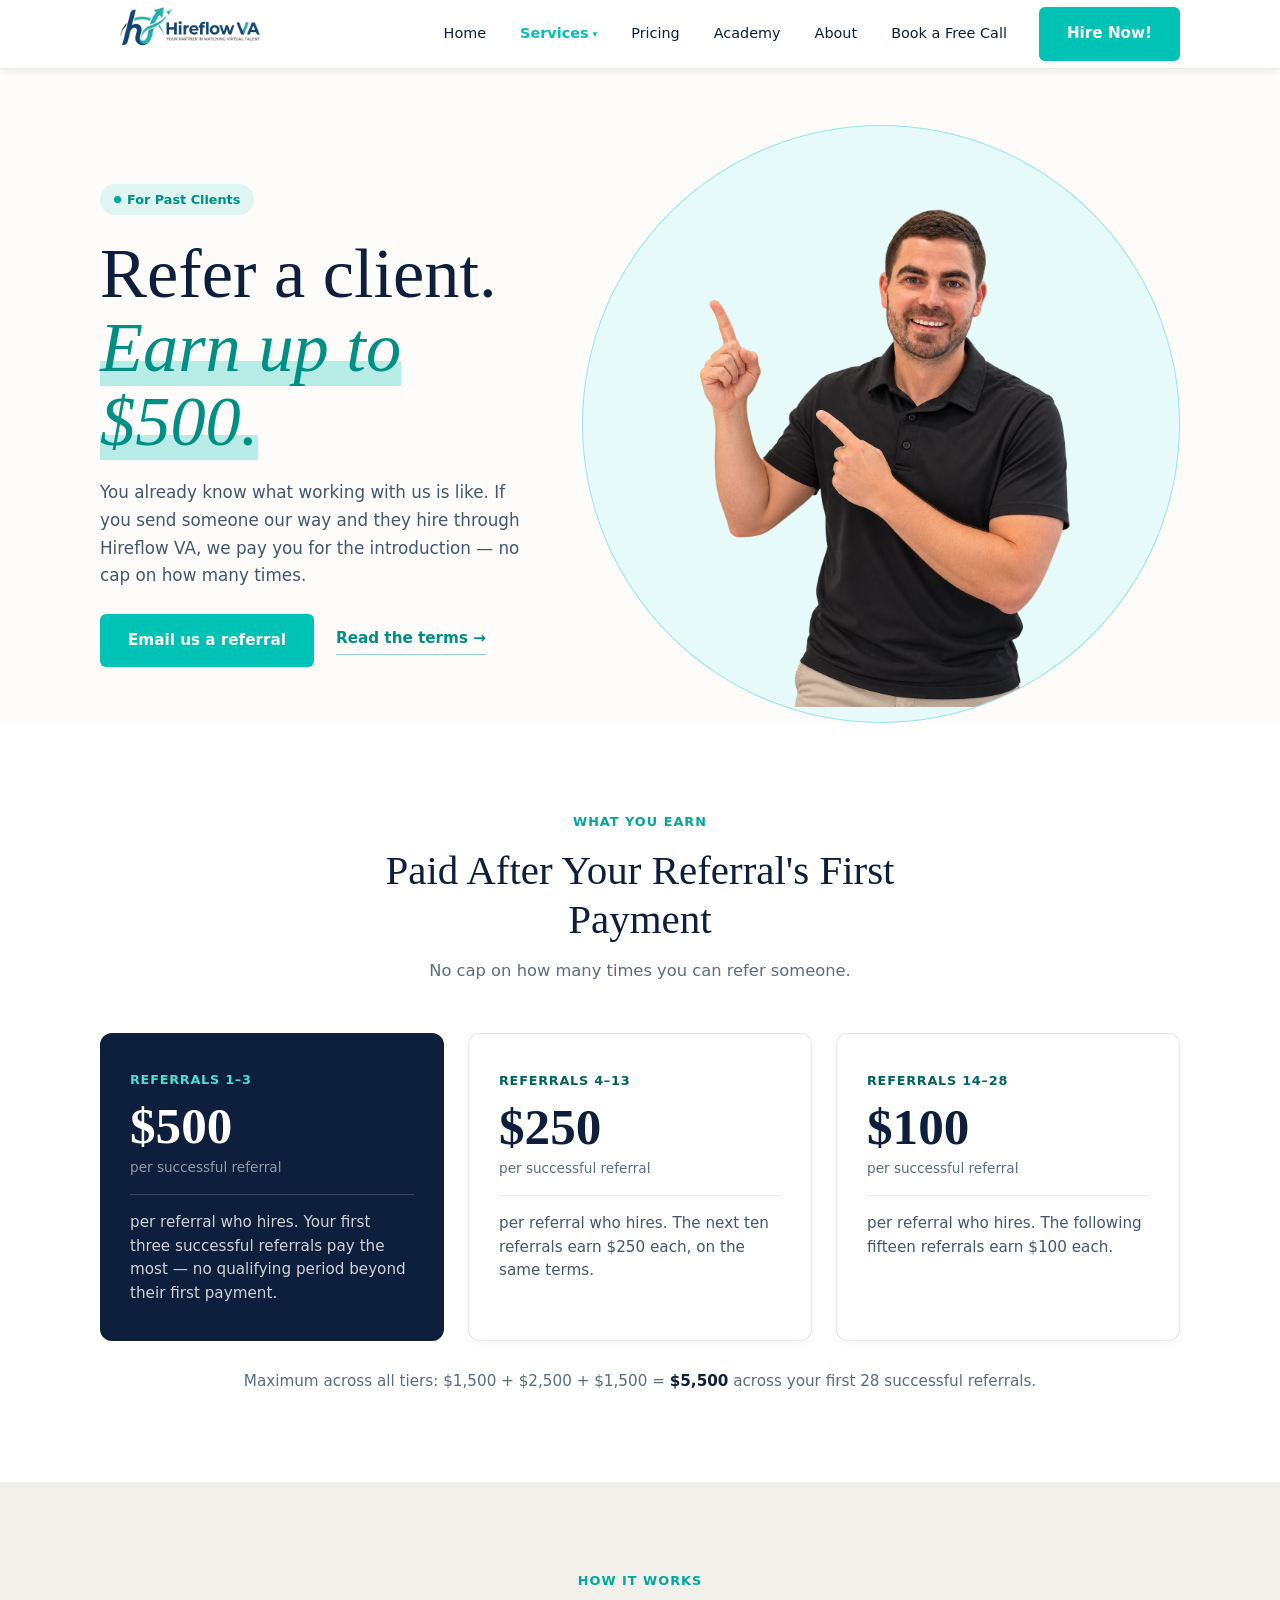
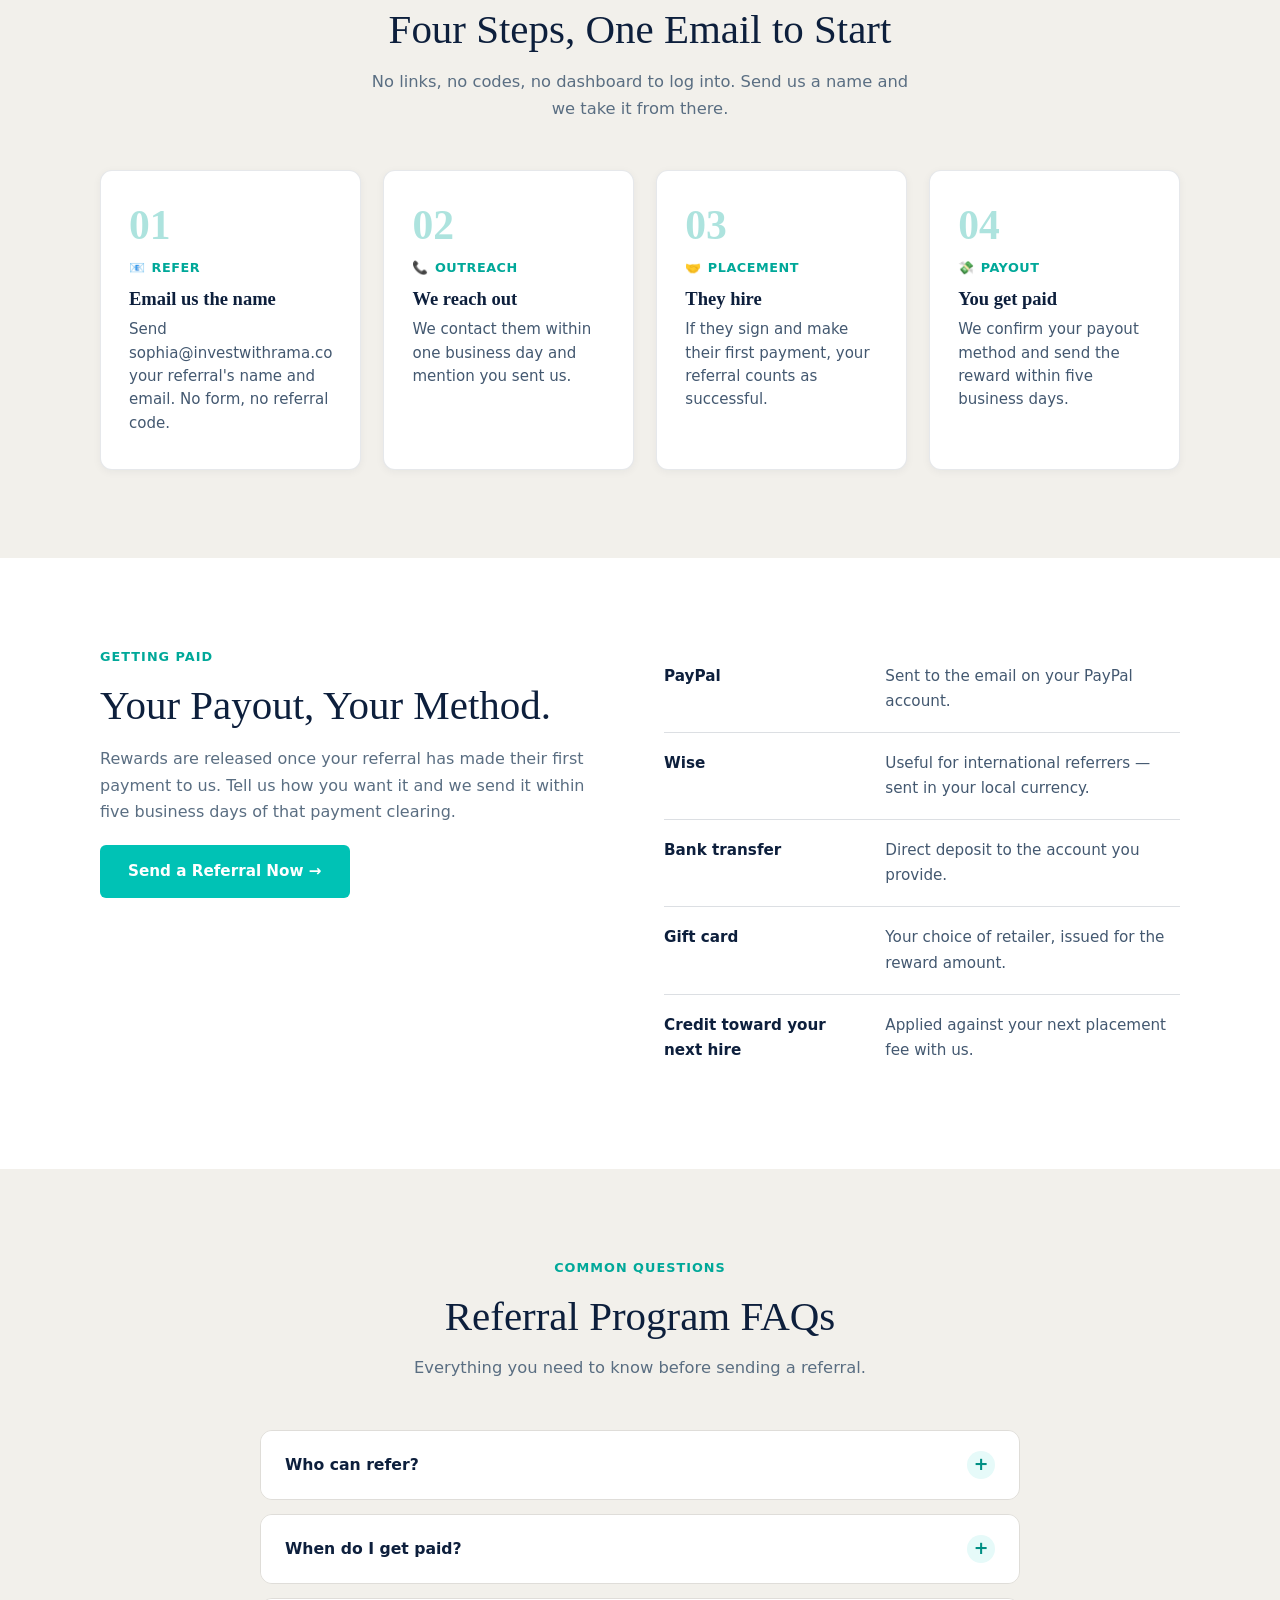
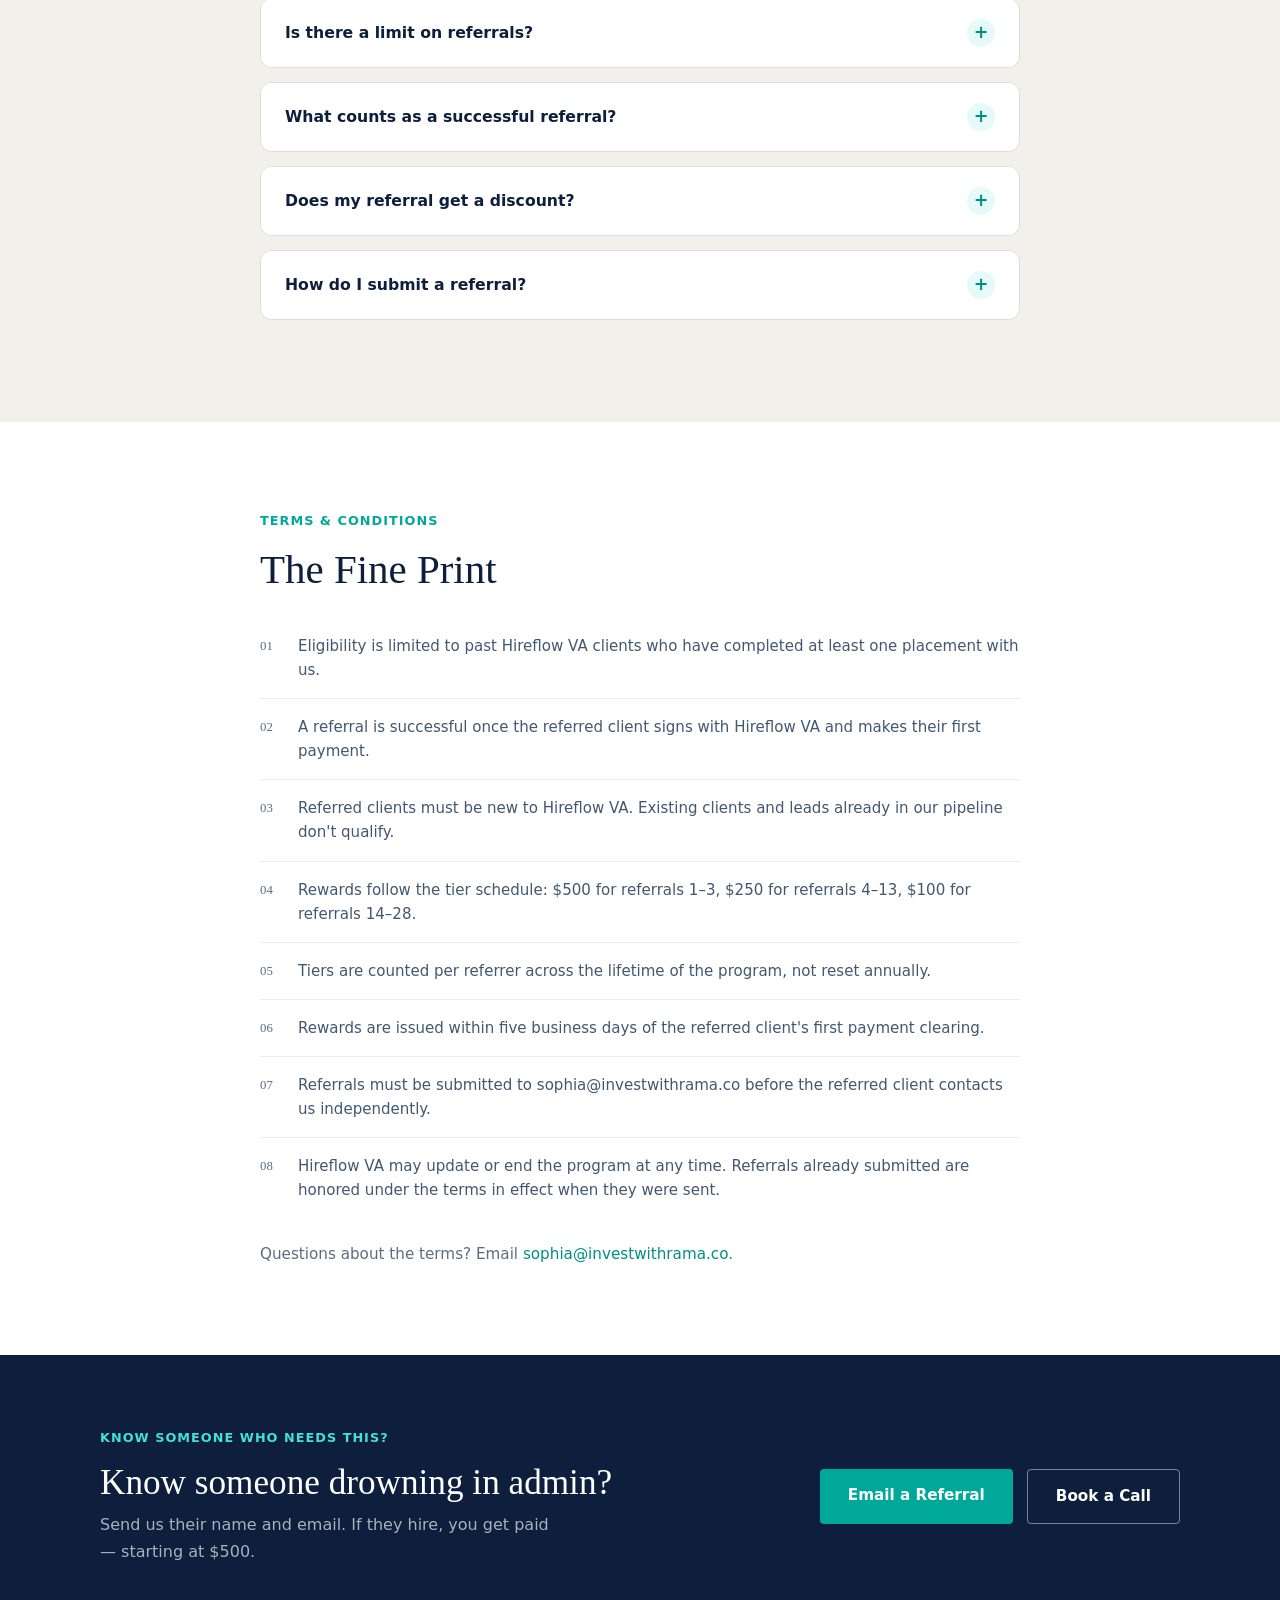
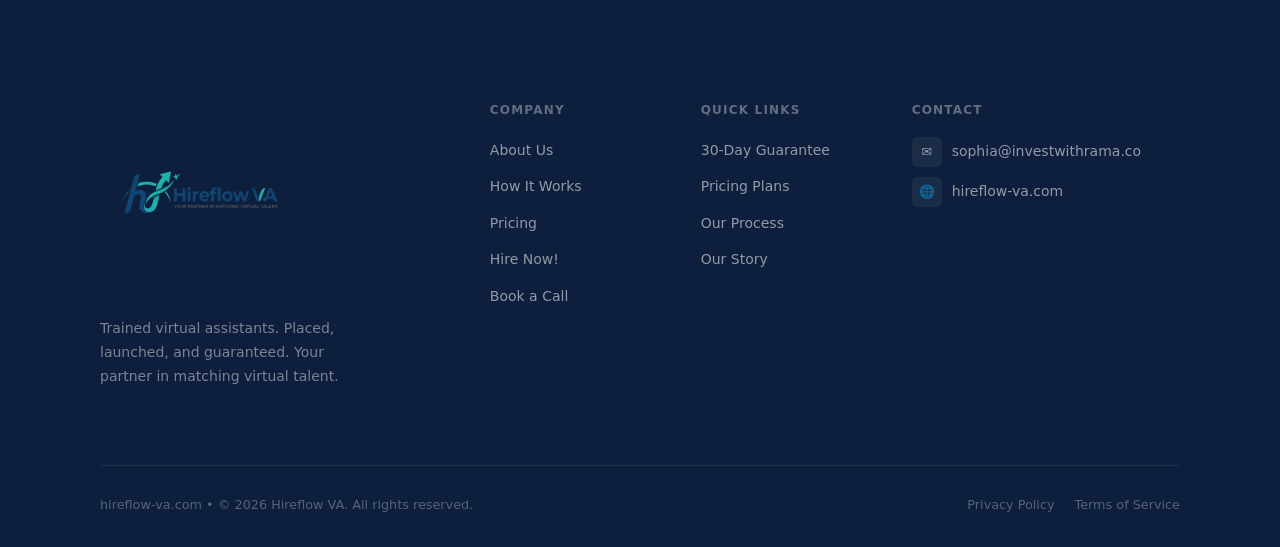
<file: referral-program.html>
<!DOCTYPE html>
<html lang="en">
<head>
<meta charset="UTF-8" />
<meta name="viewport" content="width=device-width, initial-scale=1.0" />
<title>Refer a Client & Earn up to $500 — Hireflow VA Referral Program</title>
<meta name="description" content="Refer a client to Hireflow VA and earn up to $500 per successful referral. No cap, no codes — just email us who you know." />
<meta name="keywords" content="referral program, refer a client, Hireflow VA referral, earn money referring clients, virtual assistant referral" />
<meta name="author" content="Hireflow VA" />
<meta property="og:type" content="website" />
<meta property="og:title" content="Hireflow VA Referral Program — Earn up to $500" />
<meta property="og:description" content="Refer a client and earn up to $500 per successful placement. Open to all past Hireflow VA clients." />
<meta property="og:url" content="https://hireflow-va.com/referral-program.html" />
<meta property="og:site_name" content="Hireflow VA" />
<meta name="twitter:card" content="summary_large_image" />
<meta name="twitter:title" content="Hireflow VA Referral Program — Earn up to $500" />
<meta name="twitter:description" content="Refer a client and earn up to $500 per successful placement. Open to all past Hireflow VA clients." />
<link rel="canonical" href="https://hireflow-va.com/referral-program.html" />
<link rel="icon" href="data:image/svg+xml,<svg xmlns='http://www.w3.org/2000/svg' viewBox='0 0 32 32'><rect width='32' height='32' rx='6' fill='%2300C2B5'/><text x='5' y='24' font-size='20' font-weight='800' fill='white' font-family='system-ui'>H</text></svg>" />
<link rel="stylesheet" href="styles.css" />

<!-- Meta Pixel Code -->
<script>
!function(f,b,e,v,n,t,s)
{if(f.fbq)return;n=f.fbq=function(){n.callMethod?
n.callMethod.apply(n,arguments):n.queue.push(arguments)};
if(!f._fbq)f._fbq=n;n.push=n;n.loaded=!0;n.version='2.0';
n.queue=[];t=b.createElement(e);t.async=!0;
t.src=v;s=b.getElementsByTagName(e)[0];
s.parentNode.insertBefore(t,s)}(window, document,'script',
'https://connect.facebook.net/en_US/fbevents.js');
fbq('init', '934873835009771');
fbq('track', 'PageView');
</script>
<noscript><img height="1" width="1" style="display:none"
src="https://www.facebook.com/tr?id=934873835009771&ev=PageView&noscript=1"
/></noscript>
<!-- Lead event: fires when someone reaches the booking page -->
<script>
fbq('track', 'Lead');
</script>
<!-- End Meta Pixel Code -->
</head>
<body>

<!-- ══ NAVIGATION ══ -->
<header>
<nav class="nav" role="navigation" aria-label="Main navigation">
<div class="container">
<div class="nav__inner">
<a href="index.html" class="nav__logo" aria-label="Hireflow VA — Home">
<img src="logo.png" alt="Hireflow VA" style="height: 180px;">
</a>

<div class="nav__links" role="list">
<a href="index.html" class="nav__link" role="listitem">Home</a>
<div class="nav__dropdown">
<a href="virtual-assistant-services.html" class="nav__link nav__dropdown-trigger" role="listitem">Services <span class="nav__dropdown-caret" aria-hidden="true">▾</span></a>
<div class="nav__dropdown-menu" role="list">
<a href="virtual-assistant-services.html" class="nav__dropdown-link" role="listitem">All Services</a>
<a href="how-it-works.html" class="nav__dropdown-link" role="listitem">How It Works</a>
<a href="referral-program.html" class="nav__dropdown-link" role="listitem">Referrals</a>
</div>
</div>
<a href="pricing.html" class="nav__link" role="listitem">Pricing</a>
<a href="academy.html" class="nav__link" role="listitem">Academy</a>
<a href="about.html" class="nav__link" role="listitem">About</a>
<a href="book-a-call.html" class="nav__link" role="listitem">Book a Free Call</a>
<a href="get-started.html" class="btn btn-primary nav__cta" role="listitem">Hire Now!</a>
</div>

<button class="nav__hamburger" aria-label="Toggle menu" aria-expanded="false" aria-controls="mobileMenu">
<span></span><span></span><span></span>
</button>
</div>
</div>

<div class="nav__mobile" id="mobileMenu" role="list">
<a href="index.html" class="nav__mobile-link" role="listitem">Home</a>
<button type="button" class="nav__mobile-dropdown-trigger" aria-expanded="false" aria-controls="mobileServicesSubmenu">Services <span class="nav__mobile-dropdown-caret" aria-hidden="true">▾</span></button>
<div class="nav__mobile-submenu" id="mobileServicesSubmenu">
<a href="virtual-assistant-services.html" class="nav__mobile-sublink" role="listitem">All Services</a>
<a href="how-it-works.html" class="nav__mobile-sublink" role="listitem">How It Works</a>
<a href="referral-program.html" class="nav__mobile-sublink" role="listitem">Referrals</a>
</div>
<a href="pricing.html" class="nav__mobile-link" role="listitem">Pricing</a>
<a href="academy.html" class="nav__mobile-link" role="listitem">Academy</a>
<a href="about.html" class="nav__mobile-link" role="listitem">About</a>
<a href="book-a-call.html" class="nav__mobile-link" role="listitem">Book a Free Call</a>
<a href="get-started.html" class="btn btn-primary" role="listitem">Hire Now!</a>
</div>
</nav>
</header>

<main>

<style>
/* ══ Referral page — faithful to original mockup spec ══ */
.ref-section{padding:88px 0;}
.ref-section--alt{background:#F2F0EB;}
.ref-label{display:block;font-size:0.8rem;font-weight:700;letter-spacing:0.08em;text-transform:uppercase;color:#00A899;margin-bottom:14px;}
.ref-heading{font-family:Georgia,'Times New Roman',serif;font-weight:400;font-size:clamp(1.9rem,3.2vw,2.6rem);color:#0D1F3C;margin:0 0 14px;}
.ref-sub{font-size:1.02rem;color:#5A6E82;max-width:560px;}
.ref-centered{text-align:center;max-width:620px;margin:0 auto;}
.ref-centered .ref-sub{margin:0 auto;}

/* Reward tiers */
.ref-tier-grid{display:grid;grid-template-columns:repeat(3,1fr);gap:24px;margin-top:48px;}
@media (max-width:860px){.ref-tier-grid{grid-template-columns:1fr;}}
.ref-tier-card{padding:36px 30px;border-radius:12px;}
.ref-tier-card--dark{background:#0D1F3C;}
.ref-tier-card--light{background:#FFFFFF;border:1px solid rgba(13,31,60,0.1);box-shadow:0 2px 8px rgba(13,31,60,0.05);}
.ref-tier-label{font-size:0.8rem;font-weight:700;letter-spacing:0.06em;text-transform:uppercase;}
.ref-tier-card--dark .ref-tier-label{color:#43E0D4;}
.ref-tier-card--light .ref-tier-label{color:#00655C;}
.ref-tier-amount{font-family:Georgia,'Times New Roman',serif;font-size:3.2rem;font-weight:700;margin:10px 0 4px;line-height:1;}
.ref-tier-card--dark .ref-tier-amount{color:#FFFFFF;}
.ref-tier-card--light .ref-tier-amount{color:#0D1F3C;}
.ref-tier-sub{font-size:0.85rem;margin-bottom:14px;}
.ref-tier-card--dark .ref-tier-sub{color:rgba(255,255,255,0.55);}
.ref-tier-card--light .ref-tier-sub{color:#5A6E82;}
.ref-tier-rule{border:none;border-top:1px solid;margin:16px 0;}
.ref-tier-card--dark .ref-tier-rule{border-color:rgba(255,255,255,0.18);}
.ref-tier-card--light .ref-tier-rule{border-color:rgba(13,31,60,0.08);}
.ref-tier-desc{font-size:0.95rem;line-height:1.55;margin:0;}
.ref-tier-card--dark .ref-tier-desc{color:rgba(255,255,255,0.8);}
.ref-tier-card--light .ref-tier-desc{color:#435870;}
.ref-tier-note{text-align:center;margin-top:28px;font-size:0.95rem;color:#5A6E82;}
.ref-tier-note strong{color:#0D1F3C;}

/* How it works */
.ref-process-grid{display:grid;grid-template-columns:repeat(4,1fr);gap:22px;margin-top:48px;}
@media (max-width:980px){.ref-process-grid{grid-template-columns:1fr 1fr;}}
@media (max-width:560px){.ref-process-grid{grid-template-columns:1fr;}}
.ref-process-card{background:#FFFFFF;border:1px solid rgba(13,31,60,0.1);border-radius:12px;padding:34px 28px;box-shadow:0 2px 8px rgba(13,31,60,0.05);transition:transform 0.25s ease, box-shadow 0.25s ease;}
.ref-process-card:hover{transform:translateY(-4px);box-shadow:0 10px 30px rgba(13,31,60,0.1);}
.ref-process-num{font-family:Georgia,'Times New Roman',serif;font-size:2.6rem;font-weight:700;color:rgba(0,168,153,0.32);line-height:1;margin-bottom:10px;}
.ref-process-tag{display:flex;align-items:center;gap:6px;font-size:0.8rem;font-weight:700;letter-spacing:0.04em;text-transform:uppercase;color:#00A899;margin-bottom:10px;}
.ref-process-card h3{font-family:Georgia,'Times New Roman',serif;font-size:1.16rem;font-weight:700;color:#0D1F3C;margin:0 0 8px;}
.ref-process-card p{font-size:0.94rem;color:#435870;margin:0;line-height:1.55;}

/* Getting paid */
.ref-method-row{display:flex;flex-wrap:wrap;gap:6px 24px;padding:18px 0;border-top:1px solid rgba(13,31,60,0.14);}
.ref-method-row:first-child{border-top:none;}
.ref-method-label{flex:1 1 180px;font-size:0.95rem;font-weight:600;color:#0D1F3C;}
.ref-method-value{flex:2 1 260px;font-size:0.95rem;color:#435870;}

/* FAQ */
.ref-faq-list{margin-top:48px;max-width:760px;margin-left:auto;margin-right:auto;}
.ref-faq-item{border:1px solid rgba(0,0,0,0.08);border-radius:12px;overflow:hidden;margin-bottom:14px;transition:border-color 0.2s ease;}
.ref-faq-item.is-open{border-color:#00C2B5;}
.ref-faq-question{width:100%;display:flex;align-items:center;justify-content:space-between;gap:16px;padding:20px 24px;background:#FFFFFF;border:none;cursor:pointer;text-align:left;font-size:0.98rem;font-weight:600;color:#0D1F3C;font-family:inherit;}
.ref-faq-item.is-open .ref-faq-question{color:#008F84;}
.ref-faq-icon{flex-shrink:0;width:28px;height:28px;border-radius:50%;display:flex;align-items:center;justify-content:center;font-size:1.1rem;line-height:1;background:#E6FAF9;color:#008F84;transition:background 0.2s ease,color 0.2s ease,transform 0.2s ease;}
.ref-faq-item.is-open .ref-faq-icon{background:#00A899;color:#FFFFFF;transform:rotate(45deg);}
.ref-faq-answer{max-height:0;overflow:hidden;transition:max-height 0.25s ease;background:#FFFFFF;}
.ref-faq-answer__inner{padding:0 24px 20px;font-size:0.95rem;color:#435870;line-height:1.6;}

/* Terms */
.ref-term-row{display:flex;gap:16px;padding:16px 0;border-bottom:1px solid rgba(13,31,60,0.08);}
.ref-term-row:last-child{border-bottom:none;}
.ref-term-num{font-family:Georgia,'Times New Roman',serif;font-size:0.8rem;color:#5A6E82;flex-shrink:0;width:22px;padding-top:2px;}
.ref-term-row span:last-child{font-size:0.94rem;color:#435870;line-height:1.6;}

/* Bottom CTA */
.ref-cta{background:#0D1F3C;padding:72px 0;}
.ref-cta-inner{display:flex;flex-wrap:wrap;align-items:center;justify-content:space-between;gap:28px;}
.ref-cta-text h2{font-family:Georgia,'Times New Roman',serif;font-weight:400;font-size:clamp(1.7rem,2.8vw,2.2rem);color:#FFFFFF;margin:10px 0 8px;}
.ref-cta-text p{font-size:1rem;color:rgba(255,255,255,0.65);margin:0;max-width:460px;}
.ref-cta-actions{display:flex;flex-wrap:wrap;gap:14px;}
.ref-btn{display:inline-block;padding:14px 28px;border-radius:4px;font-size:0.95rem;font-weight:600;text-decoration:none;transition:background 0.2s ease,color 0.2s ease;}
.ref-btn-primary{background:#00A899;color:#FFFFFF;}
.ref-btn-primary:hover{background:#008F84;}
.ref-btn-outline{border:1px solid rgba(255,255,255,0.45);color:#FFFFFF;}
.ref-btn-outline:hover{background:rgba(255,255,255,0.1);}
</style>

<!-- ══ PAGE HERO ══ -->
<section style="background:#FDFCFA;padding:56px 0 0;overflow:hidden;" aria-label="Page introduction">
<style>.ref-hero-grid{display:grid;grid-template-columns:0.85fr 1.15fr;gap:40px;align-items:end;}@media (max-width:760px){.ref-hero-grid{grid-template-columns:1fr;}.ref-hero-grid > div:last-child{order:-1;padding-top:32px;}}</style>
<div class="container ref-hero-grid">
<div style="padding-bottom:56px;">
<span class="badge badge-teal" style="margin-bottom:22px;"><span style="width:7px;height:7px;border-radius:50%;background:#00A899;display:inline-block;"></span> For Past Clients</span>
<h1 style="font-family:var(--font-heading);font-size:clamp(2.6rem,5.5vw,4.4rem);line-height:1.05;font-weight:400;margin:0 0 20px;color:var(--dark-navy);">Refer a client.<br><span style="color:#008F84;font-style:italic;background:linear-gradient(to bottom, transparent 68%, rgba(0,194,181,0.28) 68%);">Earn up to $500.</span></h1>
<p style="font-size:1.05rem;color:#435870;max-width:440px;margin:0 0 24px;">You already know what working with us is like. If you send someone our way and they hire through Hireflow VA, we pay you for the introduction — no cap on how many times.</p>
<div style="display:flex;flex-wrap:wrap;gap:22px;align-items:center;">
<a href="mailto:sophia@investwithrama.co?subject=Referral" class="btn btn-primary">Email us a referral</a>
<a href="#terms" style="font-size:0.95rem;font-weight:600;color:#008F84;border-bottom:1px solid rgba(0,143,132,0.4);padding-bottom:2px;">Read the terms →</a>
</div>
</div>
<div style="position:relative;max-width:860px;margin:0 auto;">
<div style="position:relative;width:100%;aspect-ratio:1/1;margin:0 auto;border-radius:50%;background:var(--light-teal);border:1px solid rgba(0,194,181,0.35);overflow:hidden;">
<img src="image.png" alt="Hireflow VA referral program" style="width:95%;height:95%;margin:2.5%;object-fit:contain;object-position:center bottom;">
</div>
</div>
</div>
</section>

<!-- ══ REWARD TIERS ══ -->
<section class="ref-section" id="tiers" aria-labelledby="tiers-heading">
<div class="container">
<div class="ref-centered">
<span class="ref-label">What You Earn</span>
<h2 class="ref-heading" id="tiers-heading">Paid After Your Referral's First Payment</h2>
<p class="ref-sub">No cap on how many times you can refer someone.</p>
</div>

<div class="ref-tier-grid">
<div class="ref-tier-card ref-tier-card--dark">
<div class="ref-tier-label">Referrals 1–3</div>
<div class="ref-tier-amount">$500</div>
<div class="ref-tier-sub">per successful referral</div>
<hr class="ref-tier-rule">
<p class="ref-tier-desc">per referral who hires. Your first three successful referrals pay the most — no qualifying period beyond their first payment.</p>
</div>
<div class="ref-tier-card ref-tier-card--light">
<div class="ref-tier-label">Referrals 4–13</div>
<div class="ref-tier-amount">$250</div>
<div class="ref-tier-sub">per successful referral</div>
<hr class="ref-tier-rule">
<p class="ref-tier-desc">per referral who hires. The next ten referrals earn $250 each, on the same terms.</p>
</div>
<div class="ref-tier-card ref-tier-card--light">
<div class="ref-tier-label">Referrals 14–28</div>
<div class="ref-tier-amount">$100</div>
<div class="ref-tier-sub">per successful referral</div>
<hr class="ref-tier-rule">
<p class="ref-tier-desc">per referral who hires. The following fifteen referrals earn $100 each.</p>
</div>
</div>

<p class="ref-tier-note">Maximum across all tiers: $1,500 + $2,500 + $1,500 = <strong>$5,500</strong> across your first 28 successful referrals.</p>
</div>
</section>

<!-- ══ HOW REFERRALS WORK ══ -->
<section class="ref-section ref-section--alt" id="how-referrals-work" aria-labelledby="referral-steps-heading">
<div class="container">
<div class="ref-centered">
<span class="ref-label">How It Works</span>
<h2 class="ref-heading" id="referral-steps-heading">Four Steps, One Email to Start</h2>
<p class="ref-sub">No links, no codes, no dashboard to log into. Send us a name and we take it from there.</p>
</div>

<div class="ref-process-grid">
<div class="ref-process-card">
<div class="ref-process-num" aria-hidden="true">01</div>
<div class="ref-process-tag"><span aria-hidden="true">📧</span> Refer</div>
<h3>Email us the name</h3>
<p>Send sophia@investwithrama.co your referral's name and email. No form, no referral code.</p>
</div>
<div class="ref-process-card">
<div class="ref-process-num" aria-hidden="true">02</div>
<div class="ref-process-tag"><span aria-hidden="true">📞</span> Outreach</div>
<h3>We reach out</h3>
<p>We contact them within one business day and mention you sent us.</p>
</div>
<div class="ref-process-card">
<div class="ref-process-num" aria-hidden="true">03</div>
<div class="ref-process-tag"><span aria-hidden="true">🤝</span> Placement</div>
<h3>They hire</h3>
<p>If they sign and make their first payment, your referral counts as successful.</p>
</div>
<div class="ref-process-card">
<div class="ref-process-num" aria-hidden="true">04</div>
<div class="ref-process-tag"><span aria-hidden="true">💸</span> Payout</div>
<h3>You get paid</h3>
<p>We confirm your payout method and send the reward within five business days.</p>
</div>
</div>
</div>
</section>

<!-- ══ GETTING PAID ══ -->
<section class="ref-section" aria-labelledby="payment-heading">
<div class="container">
<div class="grid-2" style="align-items:start;gap:48px;">
<div>
<span class="ref-label">Getting Paid</span>
<h2 class="ref-heading" id="payment-heading" style="text-align:left;">Your Payout, Your Method.</h2>
<p style="color:#5A6E82;margin:16px 0 20px;font-size:1rem;">Rewards are released once your referral has made their first payment to us. Tell us how you want it and we send it within five business days of that payment clearing.</p>
<a href="mailto:sophia@investwithrama.co?subject=Referral" class="btn btn-primary">Send a Referral Now →</a>
</div>
<div>
<div class="ref-method-row"><span class="ref-method-label">PayPal</span><span class="ref-method-value">Sent to the email on your PayPal account.</span></div>
<div class="ref-method-row"><span class="ref-method-label">Wise</span><span class="ref-method-value">Useful for international referrers — sent in your local currency.</span></div>
<div class="ref-method-row"><span class="ref-method-label">Bank transfer</span><span class="ref-method-value">Direct deposit to the account you provide.</span></div>
<div class="ref-method-row"><span class="ref-method-label">Gift card</span><span class="ref-method-value">Your choice of retailer, issued for the reward amount.</span></div>
<div class="ref-method-row"><span class="ref-method-label">Credit toward your next hire</span><span class="ref-method-value">Applied against your next placement fee with us.</span></div>
</div>
</div>
</div>
</section>

<!-- ══ FAQ ══ -->
<section class="ref-section ref-section--alt" id="faq" aria-labelledby="referral-faq-heading">
<div class="container">
<div class="ref-centered">
<span class="ref-label">Common Questions</span>
<h2 class="ref-heading" id="referral-faq-heading">Referral Program FAQs</h2>
<p class="ref-sub">Everything you need to know before sending a referral.</p>
</div>

<div class="ref-faq-list" id="refFaqList">

<div class="ref-faq-item">
<button class="ref-faq-question" aria-expanded="false" type="button">
Who can refer?
<span class="ref-faq-icon" aria-hidden="true">+</span>
</button>
<div class="ref-faq-answer">
<div class="ref-faq-answer__inner">
The program is open to past Hireflow VA clients. If you've completed a placement with us, you're eligible.
</div>
</div>
</div>

<div class="ref-faq-item">
<button class="ref-faq-question" aria-expanded="false" type="button">
When do I get paid?
<span class="ref-faq-icon" aria-hidden="true">+</span>
</button>
<div class="ref-faq-answer">
<div class="ref-faq-answer__inner">
After your referral makes their first payment to us. Once that payment clears, we send your reward within five business days.
</div>
</div>
</div>

<div class="ref-faq-item">
<button class="ref-faq-question" aria-expanded="false" type="button">
Is there a limit on referrals?
<span class="ref-faq-icon" aria-hidden="true">+</span>
</button>
<div class="ref-faq-answer">
<div class="ref-faq-answer__inner">
The reward tiers run through your 28th successful referral. Past that, email us and we'll agree on terms for continued referrals.
</div>
</div>
</div>

<div class="ref-faq-item">
<button class="ref-faq-question" aria-expanded="false" type="button">
What counts as a successful referral?
<span class="ref-faq-icon" aria-hidden="true">+</span>
</button>
<div class="ref-faq-answer">
<div class="ref-faq-answer__inner">
Someone you introduced who signs with Hireflow VA and makes their first payment. They need to be new to us — not an existing client or an active lead already in our pipeline.
</div>
</div>
</div>

<div class="ref-faq-item">
<button class="ref-faq-question" aria-expanded="false" type="button">
Does my referral get a discount?
<span class="ref-faq-icon" aria-hidden="true">+</span>
</button>
<div class="ref-faq-answer">
<div class="ref-faq-answer__inner">
No. The reward goes to you as the referrer. Your referral pays our standard placement fee.
</div>
</div>
</div>

<div class="ref-faq-item">
<button class="ref-faq-question" aria-expanded="false" type="button">
How do I submit a referral?
<span class="ref-faq-icon" aria-hidden="true">+</span>
</button>
<div class="ref-faq-answer">
<div class="ref-faq-answer__inner">
Email sophia@investwithrama.co with their name and email address, and let them know to expect us. That's the whole process — no links or codes to track.
</div>
</div>
</div>

</div>
</div>
</section>

<!-- ══ TERMS ══ -->
<section class="ref-section" id="terms" aria-labelledby="terms-heading">
<div class="container">
<div style="max-width:760px;margin:0 auto;">
<span class="ref-label">Terms &amp; Conditions</span>
<h2 class="ref-heading" id="terms-heading" style="text-align:left;">The Fine Print</h2>
<div style="margin-top:24px;">
<div class="ref-term-row"><span class="ref-term-num">01</span><span>Eligibility is limited to past Hireflow VA clients who have completed at least one placement with us.</span></div>
<div class="ref-term-row"><span class="ref-term-num">02</span><span>A referral is successful once the referred client signs with Hireflow VA and makes their first payment.</span></div>
<div class="ref-term-row"><span class="ref-term-num">03</span><span>Referred clients must be new to Hireflow VA. Existing clients and leads already in our pipeline don't qualify.</span></div>
<div class="ref-term-row"><span class="ref-term-num">04</span><span>Rewards follow the tier schedule: $500 for referrals 1–3, $250 for referrals 4–13, $100 for referrals 14–28.</span></div>
<div class="ref-term-row"><span class="ref-term-num">05</span><span>Tiers are counted per referrer across the lifetime of the program, not reset annually.</span></div>
<div class="ref-term-row"><span class="ref-term-num">06</span><span>Rewards are issued within five business days of the referred client's first payment clearing.</span></div>
<div class="ref-term-row"><span class="ref-term-num">07</span><span>Referrals must be submitted to sophia@investwithrama.co before the referred client contacts us independently.</span></div>
<div class="ref-term-row"><span class="ref-term-num">08</span><span>Hireflow VA may update or end the program at any time. Referrals already submitted are honored under the terms in effect when they were sent.</span></div>
</div>
<p style="margin-top:24px;font-size:0.95rem;color:#5A6E82;">Questions about the terms? Email <a href="mailto:sophia@investwithrama.co" style="color:#008F84;">sophia@investwithrama.co</a>.</p>
</div>
</div>
</section>

<!-- ══ BOTTOM CTA ══ -->
<section class="ref-cta" aria-label="Call to action">
<div class="container ref-cta-inner">
<div class="ref-cta-text">
<span class="ref-label" style="color:#43E0D4;">Know Someone Who Needs This?</span>
<h2>Know someone drowning in admin?</h2>
<p>Send us their name and email. If they hire, you get paid — starting at $500.</p>
</div>
<div class="ref-cta-actions">
<a href="mailto:sophia@investwithrama.co?subject=Referral" class="ref-btn ref-btn-primary">Email a Referral</a>
<a href="book-a-call.html" class="ref-btn ref-btn-outline">Book a Call</a>
</div>
</div>
</section>

<script>
(function(){
var items = document.querySelectorAll('#refFaqList .ref-faq-item');
items.forEach(function(item){
var btn = item.querySelector('.ref-faq-question');
var answer = item.querySelector('.ref-faq-answer');
var icon = item.querySelector('.ref-faq-icon');
btn.addEventListener('click', function(){
var isOpen = item.classList.contains('is-open');
items.forEach(function(other){
if (other !== item) {
other.classList.remove('is-open');
other.querySelector('.ref-faq-question').setAttribute('aria-expanded','false');
other.querySelector('.ref-faq-answer').style.maxHeight = null;
other.querySelector('.ref-faq-icon').textContent = '+';
}
});
if (isOpen) {
item.classList.remove('is-open');
btn.setAttribute('aria-expanded','false');
answer.style.maxHeight = null;
icon.textContent = '+';
} else {
item.classList.add('is-open');
btn.setAttribute('aria-expanded','true');
answer.style.maxHeight = answer.scrollHeight + 'px';
icon.textContent = '×';
}
});
});
})();
</script>

</main>

<!-- ══ FOOTER ══ -->
<footer class="footer" aria-label="Site footer">
<div class="container">
<div class="footer__grid">

<div class="footer__brand">
<a href="index.html" class="footer__logo" aria-label="Hireflow VA">
<img src="logo.png" alt="Hireflow VA" style="height: 200px;">
</a>
<p class="footer__desc">Trained virtual assistants. Placed, launched, and guaranteed. Your partner in matching virtual talent.</p>
</div>

<div>
<div class="footer__col-title">Company</div>
<ul class="footer__links">
<li><a href="about.html" class="footer__link">About Us</a></li>
<li><a href="how-it-works.html" class="footer__link">How It Works</a></li>
<li><a href="pricing.html" class="footer__link">Pricing</a></li>
<li><a href="get-started.html"  class="footer__link">Hire Now!</a></li>
<li><a href="book-a-call.html"  class="footer__link">Book a Call</a></li>
</ul>
</div>

<div>
<div class="footer__col-title">Quick Links</div>
<ul class="footer__links">
<li><a href="pricing.html#guarantee" class="footer__link">30-Day Guarantee</a></li>
<li><a href="pricing.html#plans" class="footer__link">Pricing Plans</a></li>
<li><a href="how-it-works.html#process" class="footer__link">Our Process</a></li>
<li><a href="about.html#story" class="footer__link">Our Story</a></li>
</ul>
</div>

<div>
<div class="footer__col-title">Contact</div>
<div class="footer__contact">
<div class="footer__contact-item">
<div class="footer__contact-icon" aria-hidden="true">✉️</div>
<a href="mailto:sophia@investwithrama.co" style="color:rgba(255,255,255,0.55);transition:color 0.25s ease;" onmouseover="this.style.color='#00C2B5'" onmouseout="this.style.color='rgba(255,255,255,0.55)'">sophia@investwithrama.co</a>
</div>
<div class="footer__contact-item">
<div class="footer__contact-icon" aria-hidden="true">🌐</div>
<span>hireflow-va.com</span>
</div>
</div>
</div>

</div>

<div class="footer__bottom">
<p class="footer__copy">hireflow-va.com &bull; © <span id="year">2025</span> Hireflow VA. All rights reserved.</p>
<nav class="footer__legal" aria-label="Legal links">
<a href="#">Privacy Policy</a>
<a href="#">Terms of Service</a>
</nav>
</div>
</div>
</footer>

<script>
document.getElementById('year').textContent = new Date().getFullYear();
</script>
<script src="main.js"></script>
</body>
</html>
</file>
<file: styles.css>
/* ============================================================
   HIREFLOW VA — styles.css
   Mobile-first, shared across all pages
   ============================================================ */

/* ── CSS Variables ─────────────────────────────────────────── */
:root {
  --teal:       #00C2B5;
  --navy:       #1B3A6B;
  --dark-navy:  #0D1F3C;
  --light-teal: #E6FAF9;
  --mid-gray:   #7A8FA6;
  --white:      #FFFFFF;

  --font-heading: Georgia, 'Times New Roman', serif;
  --font-body:    system-ui, -apple-system, BlinkMacSystemFont, 'Segoe UI', Roboto, sans-serif;

  --radius-sm:  6px;
  --radius-md:  12px;
  --radius-lg:  20px;

  --shadow-sm:  0 2px 8px rgba(0, 0, 0, 0.08);
  --shadow-md:  0 6px 24px rgba(0, 0, 0, 0.12);
  --shadow-lg:  0 12px 48px rgba(0, 0, 0, 0.18);

  --transition: 0.25s ease;

  --max-width:  1160px;
  --section-gap: 80px;
}

/* ── Reset ──────────────────────────────────────────────────── */
*, *::before, *::after { box-sizing: border-box; margin: 0; padding: 0; }

html { scroll-behavior: smooth; font-size: 16px; }

body {
  font-family: var(--font-body);
  color: var(--dark-navy);
  background: var(--white);
  line-height: 1.65;
  -webkit-font-smoothing: antialiased;
}

img, svg { display: block; max-width: 100%; }
a { color: inherit; text-decoration: none; }
ul { list-style: none; }
button { cursor: pointer; border: none; background: none; font-family: inherit; }

/* ── Typography ─────────────────────────────────────────────── */
h1, h2, h3, h4, h5 {
  font-family: var(--font-heading);
  line-height: 1.2;
  color: var(--dark-navy);
}

h1 { font-size: clamp(2rem, 5vw, 3.25rem); }
h2 { font-size: clamp(1.6rem, 3.5vw, 2.4rem); }
h3 { font-size: clamp(1.2rem, 2.5vw, 1.6rem); }
h4 { font-size: 1.1rem; }

p { color: var(--mid-gray); font-size: 1rem; }

.text-white p,
.text-white h1,
.text-white h2,
.text-white h3 { color: var(--white); }

/* ── Layout Utilities ───────────────────────────────────────── */
.container {
  width: 100%;
  max-width: var(--max-width);
  margin-inline: auto;
  padding-inline: 20px;
}

.section { padding-block: var(--section-gap); }
.section--sm { padding-block: 48px; }
.section--lg { padding-block: 120px; }

.section-label {
  display: inline-block;
  font-size: 0.75rem;
  font-weight: 700;
  letter-spacing: 0.12em;
  text-transform: uppercase;
  color: var(--teal);
  margin-bottom: 12px;
}

.section-heading {
  margin-bottom: 16px;
}

.section-sub {
  font-size: 1.05rem;
  max-width: 560px;
  margin-bottom: 40px;
}

.centered { text-align: center; }
.centered .section-sub { margin-inline: auto; }

.grid-2 {
  display: grid;
  gap: 32px;
}

.grid-3 {
  display: grid;
  gap: 28px;
}

.grid-4 {
  display: grid;
  gap: 24px;
}

@media (min-width: 640px) {
  .grid-2 { grid-template-columns: repeat(2, 1fr); }
  .grid-4 { grid-template-columns: repeat(2, 1fr); }
}

@media (min-width: 900px) {
  .grid-2 { grid-template-columns: repeat(2, 1fr); }
  .grid-3 { grid-template-columns: repeat(3, 1fr); }
  .grid-4 { grid-template-columns: repeat(4, 1fr); }
}

/* ── Buttons ────────────────────────────────────────────────── */
.btn {
  display: inline-flex;
  align-items: center;
  gap: 8px;
  padding: 14px 28px;
  font-size: 0.95rem;
  font-weight: 600;
  border-radius: var(--radius-sm);
  transition: transform var(--transition), box-shadow var(--transition), background var(--transition);
  white-space: nowrap;
}

.btn:hover { transform: translateY(-2px); box-shadow: var(--shadow-md); }
.btn:active { transform: translateY(0); }

.btn-primary {
  background: var(--teal);
  color: var(--white);
}
.btn-primary:hover { background: #00afa3; }

.btn-navy {
  background: var(--navy);
  color: var(--white);
}
.btn-navy:hover { background: #142d55; }

.btn-outline {
  background: transparent;
  color: var(--navy);
  border: 2px solid var(--navy);
}
.btn-outline:hover { background: var(--navy); color: var(--white); }

.btn-outline-white {
  background: transparent;
  color: var(--white);
  border: 2px solid rgba(255,255,255,0.6);
}
.btn-outline-white:hover { background: rgba(255,255,255,0.12); border-color: var(--white); }

.btn-lg { padding: 18px 36px; font-size: 1.05rem; border-radius: var(--radius-md); }
.btn-sm { padding: 10px 20px; font-size: 0.875rem; }

/* ── Cards ──────────────────────────────────────────────────── */
.card {
  background: var(--white);
  border-radius: var(--radius-md);
  padding: 32px;
  box-shadow: var(--shadow-sm);
  border: 1px solid rgba(0,0,0,0.06);
  transition: box-shadow var(--transition), transform var(--transition);
}

.card:hover { box-shadow: var(--shadow-md); transform: translateY(-4px); }

.card--teal { background: var(--light-teal); border-color: rgba(0,194,181,0.2); }
.card--navy { background: var(--navy); color: var(--white); border-color: transparent; }
.card--navy h3, .card--navy p { color: var(--white); }

.card-icon {
  width: 52px;
  height: 52px;
  border-radius: var(--radius-sm);
  background: var(--light-teal);
  display: flex;
  align-items: center;
  justify-content: center;
  margin-bottom: 20px;
  font-size: 1.5rem;
}

.card-icon--navy { background: rgba(255,255,255,0.15); }

.card h3 { margin-bottom: 10px; }

/* ── Badge / Pill ───────────────────────────────────────────── */
.badge {
  display: inline-flex;
  align-items: center;
  gap: 6px;
  padding: 5px 14px;
  border-radius: 999px;
  font-size: 0.8rem;
  font-weight: 600;
}

.badge-teal  { background: rgba(0,194,181,0.12); color: #008f84; }
.badge-navy  { background: rgba(27,58,107,0.1);  color: var(--navy); }
.badge-white { background: rgba(255,255,255,0.15); color: var(--white); }

/* ── Divider ────────────────────────────────────────────────── */
.divider {
  width: 56px;
  height: 4px;
  background: var(--teal);
  border-radius: 999px;
  margin-block: 20px;
}
.divider--center { margin-inline: auto; }

/* ── ─────────────────────────────────────────────────────────── */
/*    NAVIGATION                                                   */
/* ── ─────────────────────────────────────────────────────────── */
.nav {
  position: sticky;
  top: 0;
  z-index: 1000;
  background: var(--white);
  border-bottom: 1px solid rgba(0,0,0,0.07);
  box-shadow: var(--shadow-sm);
}

.nav__inner {
  display: flex;
  align-items: center;
  justify-content: space-between;
  height: 68px;
}

.nav__logo {
  display: flex;
  align-items: center;
  gap: 10px;
  text-decoration: none;
}

.nav__logo-mark {
  width: 38px;
  height: 38px;
  background: var(--teal);
  border-radius: 8px;
  display: flex;
  align-items: center;
  justify-content: center;
  color: var(--white);
  font-weight: 800;
  font-family: var(--font-body);
  font-size: 1.1rem;
  letter-spacing: -0.5px;
  flex-shrink: 0;
}

.nav__logo-text {
  display: flex;
  flex-direction: column;
  line-height: 1.15;
}

.nav__logo-name {
  font-size: 1rem;
  font-weight: 700;
  color: var(--dark-navy);
  font-family: var(--font-heading);
}

.nav__logo-sub {
  font-size: 0.68rem;
  color: var(--mid-gray);
  letter-spacing: 0.04em;
}

.nav__links {
  display: none;
  align-items: center;
  gap: 6px;
}

.nav__link {
  padding: 8px 14px;
  font-size: 0.9rem;
  font-weight: 500;
  color: var(--dark-navy);
  border-radius: var(--radius-sm);
  transition: color var(--transition), background var(--transition);
}

.nav__link:hover { color: var(--teal); background: var(--light-teal); }
.nav__link.active { color: var(--teal); font-weight: 600; }

.nav__cta { margin-left: 12px; }

.nav__hamburger {
  display: flex;
  flex-direction: column;
  gap: 5px;
  padding: 8px;
  border-radius: var(--radius-sm);
  transition: background var(--transition);
}

.nav__hamburger:hover { background: var(--light-teal); }

.nav__hamburger span {
  display: block;
  width: 22px;
  height: 2px;
  background: var(--dark-navy);
  border-radius: 2px;
  transition: transform var(--transition), opacity var(--transition);
}

.nav__hamburger.open span:nth-child(1) { transform: translateY(7px) rotate(45deg); }
.nav__hamburger.open span:nth-child(2) { opacity: 0; }
.nav__hamburger.open span:nth-child(3) { transform: translateY(-7px) rotate(-45deg); }

/* Mobile menu */
.nav__mobile {
  display: none;
  flex-direction: column;
  padding: 16px 20px 24px;
  border-top: 1px solid rgba(0,0,0,0.06);
  background: var(--white);
  gap: 4px;
}

.nav__mobile.open { display: flex; }

.nav__mobile-link {
  padding: 12px 16px;
  font-size: 1rem;
  font-weight: 500;
  color: var(--dark-navy);
  border-radius: var(--radius-sm);
  transition: background var(--transition), color var(--transition);
}

.nav__mobile-link:hover { background: var(--light-teal); color: var(--teal); }
.nav__mobile-link.active { color: var(--teal); background: var(--light-teal); }

.nav__mobile .btn { margin-top: 12px; width: 100%; justify-content: center; }

@media (min-width: 860px) {
  .nav__links    { display: flex; }
  .nav__hamburger { display: none; }
}

/* Services dropdown (desktop) */
.nav__dropdown { position: relative; }

.nav__dropdown-trigger {
  display: flex;
  align-items: center;
  gap: 4px;
}

.nav__dropdown-caret {
  font-size: 0.65em;
  transition: transform var(--transition);
}

.nav__dropdown-menu {
  position: absolute;
  top: 100%;
  left: 0;
  min-width: 200px;
  background: var(--white);
  border-radius: var(--radius-sm);
  box-shadow: 0 10px 30px rgba(0,0,0,0.14);
  padding: 6px;
  display: flex;
  flex-direction: column;
  gap: 2px;
  opacity: 0;
  visibility: hidden;
  transform: translateY(6px);
  transition: opacity var(--transition), transform var(--transition), visibility var(--transition);
  z-index: 1001;
}

.nav__dropdown:hover .nav__dropdown-menu,
.nav__dropdown:focus-within .nav__dropdown-menu {
  opacity: 1;
  visibility: visible;
  transform: translateY(0);
}

.nav__dropdown:hover .nav__dropdown-caret,
.nav__dropdown:focus-within .nav__dropdown-caret { transform: rotate(180deg); }

.nav__dropdown-link {
  padding: 10px 14px;
  font-size: 0.9rem;
  font-weight: 500;
  color: var(--dark-navy);
  border-radius: var(--radius-sm);
  white-space: nowrap;
  transition: color var(--transition), background var(--transition);
}

.nav__dropdown-link:hover { color: var(--teal); background: var(--light-teal); }
.nav__dropdown-link.active { color: var(--teal); font-weight: 600; background: var(--light-teal); }

/* Services submenu (mobile) */
.nav__mobile-dropdown-trigger {
  display: flex;
  align-items: center;
  justify-content: space-between;
  width: 100%;
  padding: 12px 16px;
  font-size: 1rem;
  font-weight: 500;
  color: var(--dark-navy);
  background: none;
  border: none;
  border-radius: var(--radius-sm);
  font-family: inherit;
  cursor: pointer;
  text-align: left;
  transition: background var(--transition), color var(--transition);
}

.nav__mobile-dropdown-trigger:hover,
.nav__mobile-dropdown-trigger.open { background: var(--light-teal); color: var(--teal); }

.nav__mobile-dropdown-caret {
  font-size: 0.75em;
  transition: transform var(--transition);
}

.nav__mobile-dropdown-trigger.open .nav__mobile-dropdown-caret { transform: rotate(180deg); }

.nav__mobile-submenu {
  display: none;
  flex-direction: column;
  padding-left: 16px;
  gap: 2px;
}

.nav__mobile-submenu.open { display: flex; }

.nav__mobile-sublink {
  padding: 10px 16px;
  font-size: 0.92rem;
  font-weight: 500;
  color: var(--mid-gray);
  border-radius: var(--radius-sm);
  transition: background var(--transition), color var(--transition);
}

.nav__mobile-sublink:hover { background: var(--light-teal); color: var(--teal); }
.nav__mobile-sublink.active { color: var(--teal); background: var(--light-teal); }

/* ── ─────────────────────────────────────────────────────────── */
/*    HERO                                                         */
/* ── ─────────────────────────────────────────────────────────── */
.hero {
  background: linear-gradient(135deg, var(--dark-navy) 0%, #142d55 60%, #1a4a5e 100%);
  position: relative;
  overflow: hidden;
  padding-block: 80px 100px;
}

.hero::before {
  content: '';
  position: absolute;
  inset: 0;
  background:
    radial-gradient(circle at 70% 30%, rgba(0,194,181,0.18) 0%, transparent 55%),
    radial-gradient(circle at 10% 80%, rgba(0,194,181,0.10) 0%, transparent 45%);
  pointer-events: none;
}

.hero__inner {
  position: relative;
  z-index: 1;
  display: grid;
  gap: 48px;
  align-items: center;
}

.hero__eyebrow {
  display: inline-flex;
  align-items: center;
  gap: 8px;
  background: rgba(0,194,181,0.15);
  border: 1px solid rgba(0,194,181,0.35);
  color: var(--teal);
  padding: 6px 16px;
  border-radius: 999px;
  font-size: 0.8rem;
  font-weight: 600;
  letter-spacing: 0.08em;
  text-transform: uppercase;
  margin-bottom: 20px;
}

.hero__eyebrow span { color: var(--teal); }

.hero h1 { color: var(--white); margin-bottom: 12px; }
.hero h1 em { color: var(--teal); font-style: normal; }

.hero__tagline {
  font-size: 1.15rem;
  color: rgba(255,255,255,0.75);
  margin-bottom: 36px;
  max-width: 500px;
}

.hero__actions {
  display: flex;
  flex-wrap: wrap;
  gap: 14px;
  margin-bottom: 48px;
}

.hero__secondary-link { margin-top: -30px; margin-bottom: 30px; font-size: 0.85rem; }
.hero__secondary-link a { color: rgba(255,255,255,0.65); text-decoration: underline; }
.hero__secondary-link a:hover { color: var(--white); }

.hero__stats {
  display: flex;
  flex-wrap: wrap;
  gap: 32px;
  padding-top: 32px;
  border-top: 1px solid rgba(255,255,255,0.12);
}

.hero__stat-value {
  font-size: 1.8rem;
  font-weight: 800;
  color: var(--teal);
  font-family: var(--font-heading);
  line-height: 1;
  margin-bottom: 4px;
}

.hero__stat-label {
  font-size: 0.8rem;
  color: rgba(255,255,255,0.55);
  text-transform: uppercase;
  letter-spacing: 0.06em;
}

.hero__visual {
  display: none;
}

.hero__card-stack {
  position: relative;
  width: 100%;
  max-width: 400px;
  margin-inline: auto;
}

.hero__card-bg {
  position: absolute;
  top: 24px;
  right: -16px;
  width: 100%;
  height: 100%;
  background: rgba(0,194,181,0.15);
  border-radius: var(--radius-lg);
  transform: rotate(3deg);
}

.hero__card-main {
  position: relative;
  background: rgba(255,255,255,0.07);
  backdrop-filter: blur(12px);
  border: 1px solid rgba(255,255,255,0.15);
  border-radius: var(--radius-lg);
  padding: 28px;
}

.hero__card-header {
  display: flex;
  align-items: center;
  gap: 12px;
  margin-bottom: 20px;
}

.hero__card-avatar {
  width: 44px;
  height: 44px;
  border-radius: 50%;
  background: linear-gradient(135deg, var(--teal), #008f84);
  display: flex;
  align-items: center;
  justify-content: center;
  font-weight: 700;
  color: var(--white);
  font-size: 1rem;
  flex-shrink: 0;
}

.hero__card-name { font-size: 0.95rem; font-weight: 600; color: var(--white); }
.hero__card-role { font-size: 0.78rem; color: rgba(255,255,255,0.55); }

.hero__card-skills {
  display: flex;
  flex-wrap: wrap;
  gap: 8px;
  margin-bottom: 20px;
}

.skill-pill {
  background: rgba(0,194,181,0.2);
  color: var(--teal);
  border: 1px solid rgba(0,194,181,0.3);
  padding: 4px 12px;
  border-radius: 999px;
  font-size: 0.75rem;
  font-weight: 500;
}

.hero__card-match {
  background: rgba(0,194,181,0.15);
  border-radius: var(--radius-sm);
  padding: 12px 16px;
  display: flex;
  align-items: center;
  justify-content: space-between;
}

.hero__match-label { font-size: 0.78rem; color: rgba(255,255,255,0.6); }
.hero__match-value { font-size: 1.1rem; font-weight: 700; color: var(--teal); }

@media (min-width: 860px) {
  .hero__inner { grid-template-columns: 1fr 420px; }
  .hero__visual { display: block; }
  .hero { padding-block: 100px 120px; }
}

/* ── ─────────────────────────────────────────────────────────── */
/*    SECTION: TRUST BAR                                          */
/* ── ─────────────────────────────────────────────────────────── */
.trust-bar {
  background: var(--light-teal);
  padding-block: 28px;
  border-block: 1px solid rgba(0,194,181,0.2);
}

.trust-bar__inner {
  display: flex;
  align-items: center;
  justify-content: center;
  flex-wrap: wrap;
  gap: 32px;
}

.trust-item {
  display: flex;
  align-items: center;
  gap: 10px;
  font-size: 0.85rem;
  font-weight: 600;
  color: var(--navy);
  white-space: nowrap;
}

.trust-item__icon {
  width: 34px;
  height: 34px;
  background: var(--teal);
  border-radius: 50%;
  display: flex;
  align-items: center;
  justify-content: center;
  color: var(--white);
  font-size: 0.85rem;
  flex-shrink: 0;
}

/* ── ─────────────────────────────────────────────────────────── */
/*    FEATURES                                                     */
/* ── ─────────────────────────────────────────────────────────── */
.features { background: var(--white); }

/* ── ─────────────────────────────────────────────────────────── */
/*    HOW IT WORKS (teaser / full)                                 */
/* ── ─────────────────────────────────────────────────────────── */
.hiw { background: var(--dark-navy); }
.hiw h2, .hiw .section-label, .hiw .section-sub { color: var(--white); }
.hiw .section-sub { color: rgba(255,255,255,0.6); }

.step-card {
  background: rgba(255,255,255,0.06);
  border: 1px solid rgba(255,255,255,0.1);
  border-radius: var(--radius-md);
  padding: 32px;
  position: relative;
  transition: background var(--transition), border-color var(--transition);
}

.step-card:hover {
  background: rgba(0,194,181,0.08);
  border-color: rgba(0,194,181,0.3);
}

.step-number {
  font-size: 3rem;
  font-weight: 900;
  font-family: var(--font-heading);
  color: rgba(0,194,181,0.15);
  line-height: 1;
  margin-bottom: 12px;
}

.step-card h3 { color: var(--white); margin-bottom: 8px; }
.step-card p  { color: rgba(255,255,255,0.55); }

/* ── ─────────────────────────────────────────────────────────── */
/*    PRICING TEASER / FULL                                        */
/* ── ─────────────────────────────────────────────────────────── */
.pricing-section { background: #f8fbff; }

.plan-card {
  background: var(--white);
  border-radius: var(--radius-lg);
  padding: 36px;
  border: 2px solid transparent;
  box-shadow: var(--shadow-sm);
  transition: border-color var(--transition), box-shadow var(--transition), transform var(--transition);
  display: flex;
  flex-direction: column;
  gap: 0;
}

.plan-card:hover { box-shadow: var(--shadow-md); transform: translateY(-4px); }

.plan-card--featured {
  border-color: var(--teal);
  box-shadow: 0 8px 40px rgba(0,194,181,0.18);
  position: relative;
}

.plan-badge {
  position: absolute;
  top: -14px;
  left: 50%;
  transform: translateX(-50%);
  background: var(--teal);
  color: var(--white);
  font-size: 0.75rem;
  font-weight: 700;
  padding: 4px 16px;
  border-radius: 999px;
  white-space: nowrap;
  letter-spacing: 0.06em;
  text-transform: uppercase;
}

.plan-name {
  font-size: 0.8rem;
  font-weight: 700;
  letter-spacing: 0.1em;
  text-transform: uppercase;
  color: var(--teal);
  margin-bottom: 8px;
}

.plan-price {
  display: flex;
  align-items: baseline;
  gap: 4px;
  margin-bottom: 6px;
}

.plan-price__amount {
  font-size: 2.6rem;
  font-weight: 800;
  color: var(--dark-navy);
  font-family: var(--font-heading);
  line-height: 1;
}

.plan-price__currency {
  font-size: 1.2rem;
  font-weight: 600;
  color: var(--mid-gray);
  align-self: flex-start;
  padding-top: 6px;
}

.plan-price__period {
  font-size: 0.85rem;
  color: var(--mid-gray);
}

.plan-desc {
  font-size: 0.9rem;
  color: var(--mid-gray);
  margin-bottom: 28px;
  min-height: 40px;
}

.plan-features {
  flex: 1;
  display: flex;
  flex-direction: column;
  gap: 12px;
  margin-bottom: 32px;
  padding-top: 24px;
  border-top: 1px solid rgba(0,0,0,0.07);
}

.plan-feature {
  display: flex;
  align-items: flex-start;
  gap: 10px;
  font-size: 0.9rem;
  color: var(--dark-navy);
}

.plan-feature__check {
  width: 20px;
  height: 20px;
  border-radius: 50%;
  background: var(--light-teal);
  display: flex;
  align-items: center;
  justify-content: center;
  color: var(--teal);
  font-size: 0.65rem;
  flex-shrink: 0;
  margin-top: 1px;
}

.plan-card .btn { width: 100%; justify-content: center; }

/* ── ─────────────────────────────────────────────────────────── */
/*    TESTIMONIALS                                                 */
/* ── ─────────────────────────────────────────────────────────── */
.testimonials { background: var(--white); }

.testimonial-card {
  background: var(--light-teal);
  border-radius: var(--radius-md);
  padding: 32px;
  border: 1px solid rgba(0,194,181,0.15);
  display: flex;
  flex-direction: column;
  gap: 20px;
}

.testimonial-quote {
  font-size: 1rem;
  color: var(--dark-navy);
  font-style: italic;
  line-height: 1.7;
  flex: 1;
}

.testimonial-quote::before { content: '\201C'; }
.testimonial-quote::after  { content: '\201D'; }

.testimonial-author {
  display: flex;
  align-items: center;
  gap: 12px;
}

.testimonial-avatar {
  width: 44px;
  height: 44px;
  border-radius: 50%;
  display: flex;
  align-items: center;
  justify-content: center;
  font-weight: 700;
  color: var(--white);
  font-size: 1rem;
  flex-shrink: 0;
}

.testimonial-name  { font-size: 0.9rem; font-weight: 700; color: var(--dark-navy); }
.testimonial-title { font-size: 0.78rem; color: var(--mid-gray); }

.stars { color: #F5A623; font-size: 0.85rem; letter-spacing: 2px; margin-bottom: 8px; }

/* ── ─────────────────────────────────────────────────────────── */
/*    CTA SECTION                                                  */
/* ── ─────────────────────────────────────────────────────────── */
.cta-section {
  background: linear-gradient(135deg, var(--navy) 0%, var(--dark-navy) 100%);
  position: relative;
  overflow: hidden;
}

.cta-section::before {
  content: '';
  position: absolute;
  inset: 0;
  background: radial-gradient(circle at 80% 50%, rgba(0,194,181,0.2) 0%, transparent 60%);
  pointer-events: none;
}

.cta-section__inner {
  position: relative;
  z-index: 1;
  text-align: center;
  max-width: 680px;
  margin-inline: auto;
}

.cta-section h2 { color: var(--white); margin-bottom: 16px; }
.cta-section p  { color: rgba(255,255,255,0.65); font-size: 1.05rem; margin-bottom: 36px; }

.cta-section__actions {
  display: flex;
  flex-wrap: wrap;
  gap: 14px;
  justify-content: center;
  margin-bottom: 48px;
}

/* ── ─────────────────────────────────────────────────────────── */
/*    PAGE HERO (inner pages)                                      */
/* ── ─────────────────────────────────────────────────────────── */
.page-hero {
  background: linear-gradient(135deg, var(--dark-navy) 0%, #142d55 100%);
  padding-block: 72px 80px;
  text-align: center;
  position: relative;
  overflow: hidden;
}

.page-hero::before {
  content: '';
  position: absolute;
  inset: 0;
  background: radial-gradient(circle at 50% 60%, rgba(0,194,181,0.15) 0%, transparent 65%);
  pointer-events: none;
}

.page-hero__inner { position: relative; z-index: 1; }
.page-hero .section-label { display: block; margin-bottom: 10px; }
.page-hero h1 { color: var(--white); margin-bottom: 16px; }
.page-hero p  { color: rgba(255,255,255,0.65); font-size: 1.05rem; max-width: 560px; margin-inline: auto; }

/* ── ─────────────────────────────────────────────────────────── */
/*    ABOUT PAGE SPECIFICS                                         */
/* ── ─────────────────────────────────────────────────────────── */
.team-card {
  text-align: center;
  background: var(--white);
  border-radius: var(--radius-md);
  padding: 32px 24px;
  box-shadow: var(--shadow-sm);
  border: 1px solid rgba(0,0,0,0.06);
  transition: box-shadow var(--transition), transform var(--transition);
}

.team-card:hover { box-shadow: var(--shadow-md); transform: translateY(-4px); }

.team-avatar {
  width: 80px;
  height: 80px;
  border-radius: 50%;
  display: flex;
  align-items: center;
  justify-content: center;
  font-size: 1.6rem;
  font-weight: 800;
  color: var(--white);
  margin: 0 auto 16px;
  font-family: var(--font-heading);
}

.team-name  { font-size: 1.05rem; font-weight: 700; color: var(--dark-navy); margin-bottom: 4px; }
.team-role  { font-size: 0.82rem; color: var(--teal); font-weight: 600; margin-bottom: 12px; text-transform: uppercase; letter-spacing: 0.06em; }
.team-bio   { font-size: 0.875rem; color: var(--mid-gray); line-height: 1.6; }

.values-grid { display: grid; gap: 24px; }

.value-item {
  display: flex;
  gap: 20px;
  align-items: flex-start;
}

.value-icon {
  width: 48px;
  height: 48px;
  border-radius: var(--radius-sm);
  background: var(--light-teal);
  display: flex;
  align-items: center;
  justify-content: center;
  font-size: 1.3rem;
  flex-shrink: 0;
}

.value-item h4 { margin-bottom: 4px; color: var(--dark-navy); }
.value-item p  { font-size: 0.9rem; }

@media (min-width: 640px) {
  .values-grid { grid-template-columns: repeat(2, 1fr); }
}

/* ── ─────────────────────────────────────────────────────────── */
/*    BOOK A CALL PAGE                                            */
/* ── ─────────────────────────────────────────────────────────── */
.book-layout {
  display: grid;
  gap: 48px;
  align-items: start;
}

@media (min-width: 900px) {
  .book-layout { grid-template-columns: 1fr 480px; }
}

.book-form-wrap {
  background: var(--white);
  border-radius: var(--radius-lg);
  padding: 40px;
  box-shadow: var(--shadow-md);
  border: 1px solid rgba(0,0,0,0.06);
}

.form-group {
  margin-bottom: 22px;
}

.form-group label {
  display: block;
  font-size: 0.85rem;
  font-weight: 600;
  color: var(--dark-navy);
  margin-bottom: 7px;
}

.form-group input,
.form-group select,
.form-group textarea {
  width: 100%;
  padding: 12px 16px;
  border: 1.5px solid rgba(0,0,0,0.12);
  border-radius: var(--radius-sm);
  font-size: 0.95rem;
  font-family: var(--font-body);
  color: var(--dark-navy);
  background: var(--white);
  transition: border-color var(--transition), box-shadow var(--transition);
  outline: none;
}

.form-group input:focus,
.form-group select:focus,
.form-group textarea:focus {
  border-color: var(--teal);
  box-shadow: 0 0 0 3px rgba(0,194,181,0.12);
}

.form-group textarea { resize: vertical; min-height: 100px; }

.form-group select { appearance: none; background-image: url("data:image/svg+xml,%3Csvg xmlns='http://www.w3.org/2000/svg' width='12' height='8' viewBox='0 0 12 8'%3E%3Cpath d='M1 1l5 5 5-5' stroke='%237A8FA6' stroke-width='1.5' fill='none' stroke-linecap='round'/%3E%3C/svg%3E"); background-repeat: no-repeat; background-position: right 14px center; padding-right: 40px; }

.form-row { display: grid; gap: 16px; }
@media (min-width: 560px) { .form-row { grid-template-columns: 1fr 1fr; } }

.form-submit { width: 100%; justify-content: center; margin-top: 8px; }

.form-note { font-size: 0.78rem; color: var(--mid-gray); text-align: center; margin-top: 14px; }

.book-aside { display: flex; flex-direction: column; gap: 24px; }

.aside-card {
  background: var(--white);
  border-radius: var(--radius-md);
  padding: 28px;
  box-shadow: var(--shadow-sm);
  border: 1px solid rgba(0,0,0,0.06);
}

.aside-card h4 { margin-bottom: 16px; color: var(--dark-navy); }

.aside-list { display: flex; flex-direction: column; gap: 12px; }

.aside-item {
  display: flex;
  align-items: flex-start;
  gap: 12px;
  font-size: 0.88rem;
  color: var(--mid-gray);
}

.aside-item__dot {
  width: 22px;
  height: 22px;
  border-radius: 50%;
  background: var(--light-teal);
  color: var(--teal);
  display: flex;
  align-items: center;
  justify-content: center;
  font-size: 0.7rem;
  font-weight: 700;
  flex-shrink: 0;
  margin-top: 1px;
}

/* ── ─────────────────────────────────────────────────────────── */
/*    FAQ ACCORDION                                               */
/* ── ─────────────────────────────────────────────────────────── */
.faq-list { display: flex; flex-direction: column; gap: 12px; max-width: 760px; margin-inline: auto; }

.faq-item {
  background: var(--white);
  border-radius: var(--radius-md);
  border: 1.5px solid rgba(0,0,0,0.08);
  overflow: hidden;
  transition: border-color var(--transition);
}

.faq-item.open { border-color: var(--teal); }

.faq-question {
  width: 100%;
  display: flex;
  align-items: center;
  justify-content: space-between;
  padding: 20px 24px;
  text-align: left;
  font-size: 0.95rem;
  font-weight: 600;
  color: var(--dark-navy);
  gap: 16px;
  transition: color var(--transition);
}

.faq-item.open .faq-question { color: var(--teal); }

.faq-icon {
  width: 28px;
  height: 28px;
  border-radius: 50%;
  background: var(--light-teal);
  display: flex;
  align-items: center;
  justify-content: center;
  color: var(--teal);
  font-size: 1.1rem;
  flex-shrink: 0;
  transition: transform var(--transition), background var(--transition);
}

.faq-item.open .faq-icon {
  transform: rotate(45deg);
  background: var(--teal);
  color: var(--white);
}

.faq-answer {
  max-height: 0;
  overflow: hidden;
  transition: max-height 0.35s ease, padding 0.25s ease;
}

.faq-answer__inner {
  padding: 0 24px 20px;
  font-size: 0.9rem;
  color: var(--mid-gray);
  line-height: 1.7;
}

/* ── ─────────────────────────────────────────────────────────── */
/*    FOOTER                                                       */
/* ── ─────────────────────────────────────────────────────────── */
.footer {
  background: var(--dark-navy);
  padding-block: 64px 32px;
}

.footer__grid {
  display: grid;
  gap: 40px;
  margin-bottom: 56px;
}

@media (min-width: 640px) {
  .footer__grid { grid-template-columns: repeat(2, 1fr); }
}

@media (min-width: 900px) {
  .footer__grid { grid-template-columns: 2fr 1fr 1fr 1.5fr; gap: 32px; }
}

.footer__brand { }

.footer__logo {
  display: inline-flex;
  align-items: center;
  gap: 10px;
  margin-bottom: 16px;
}

.footer__logo-mark {
  width: 38px;
  height: 38px;
  background: var(--teal);
  border-radius: 8px;
  display: flex;
  align-items: center;
  justify-content: center;
  color: var(--white);
  font-weight: 800;
  font-size: 1.1rem;
  font-family: var(--font-body);
}

.footer__logo-name { font-size: 1rem; font-weight: 700; color: var(--white); font-family: var(--font-heading); }

.footer__desc {
  font-size: 0.875rem;
  color: rgba(255,255,255,0.45);
  line-height: 1.7;
  margin-bottom: 20px;
  max-width: 280px;
}

.footer__location {
  display: flex;
  align-items: center;
  gap: 6px;
  font-size: 0.8rem;
  color: rgba(255,255,255,0.35);
}

.footer__col-title {
  font-size: 0.75rem;
  font-weight: 700;
  letter-spacing: 0.1em;
  text-transform: uppercase;
  color: rgba(255,255,255,0.35);
  margin-bottom: 16px;
}

.footer__links {
  display: flex;
  flex-direction: column;
  gap: 10px;
}

.footer__link {
  font-size: 0.875rem;
  color: rgba(255,255,255,0.55);
  transition: color var(--transition);
}

.footer__link:hover { color: var(--teal); }

.footer__contact { display: flex; flex-direction: column; gap: 10px; }

.footer__contact-item {
  display: flex;
  align-items: center;
  gap: 10px;
  font-size: 0.875rem;
  color: rgba(255,255,255,0.55);
}

.footer__contact-icon {
  width: 30px;
  height: 30px;
  border-radius: 6px;
  background: rgba(255,255,255,0.06);
  display: flex;
  align-items: center;
  justify-content: center;
  font-size: 0.8rem;
  flex-shrink: 0;
}

.footer__bottom {
  padding-top: 28px;
  border-top: 1px solid rgba(255,255,255,0.08);
  display: flex;
  flex-wrap: wrap;
  gap: 12px;
  align-items: center;
  justify-content: space-between;
}

.footer__copy { font-size: 0.8rem; color: rgba(255,255,255,0.3); }
.footer__legal { display: flex; gap: 20px; }
.footer__legal a { font-size: 0.8rem; color: rgba(255,255,255,0.3); transition: color var(--transition); }
.footer__legal a:hover { color: var(--teal); }

/* ── ─────────────────────────────────────────────────────────── */
/*    UTILITY HELPERS                                              */
/* ── ─────────────────────────────────────────────────────────── */
.sr-only {
  position: absolute;
  width: 1px; height: 1px;
  padding: 0; margin: -1px;
  overflow: hidden;
  clip: rect(0,0,0,0);
  white-space: nowrap;
  border-width: 0;
}

.mt-8  { margin-top: 8px;  }
.mt-16 { margin-top: 16px; }
.mt-24 { margin-top: 24px; }
.mt-32 { margin-top: 32px; }
.mt-48 { margin-top: 48px; }

.mb-0  { margin-bottom: 0; }

.bg-light { background: #f8fbff; }
.bg-teal-light { background: var(--light-teal); }

.text-teal  { color: var(--teal); }
.text-navy  { color: var(--navy); }
.text-gray  { color: var(--mid-gray); }
.text-white { color: var(--white); }
.text-dark  { color: var(--dark-navy); }

/* ── ─────────────────────────────────────────────────────────── */
/*    ANIMATIONS                                                   */
/* ── ─────────────────────────────────────────────────────────── */
@keyframes fadeUp {
  from { opacity: 0; transform: translateY(24px); }
  to   { opacity: 1; transform: translateY(0); }
}

.fade-up { animation: fadeUp 0.6s ease both; }
.fade-up-2 { animation: fadeUp 0.6s 0.15s ease both; }
.fade-up-3 { animation: fadeUp 0.6s 0.3s ease both; }

/* ── ─────────────────────────────────────────────────────────── */
/*    RESPONSIVE TWEAKS                                            */
/* ── ─────────────────────────────────────────────────────────── */
@media (min-width: 640px) {
  :root { --section-gap: 96px; }
  .container { padding-inline: 32px; }
}

@media (min-width: 1200px) {
  :root { --section-gap: 112px; }
  .container { padding-inline: 40px; }
}

/* ── Success state for form ─────────────────────────────────── */
.form-success {
  text-align: center;
  padding: 48px 24px;
}

.form-success__icon {
  width: 72px;
  height: 72px;
  border-radius: 50%;
  background: var(--light-teal);
  display: flex;
  align-items: center;
  justify-content: center;
  font-size: 2rem;
  margin: 0 auto 24px;
}

.form-success h3 { margin-bottom: 12px; }
.form-success p  { margin-bottom: 24px; }
</file>
